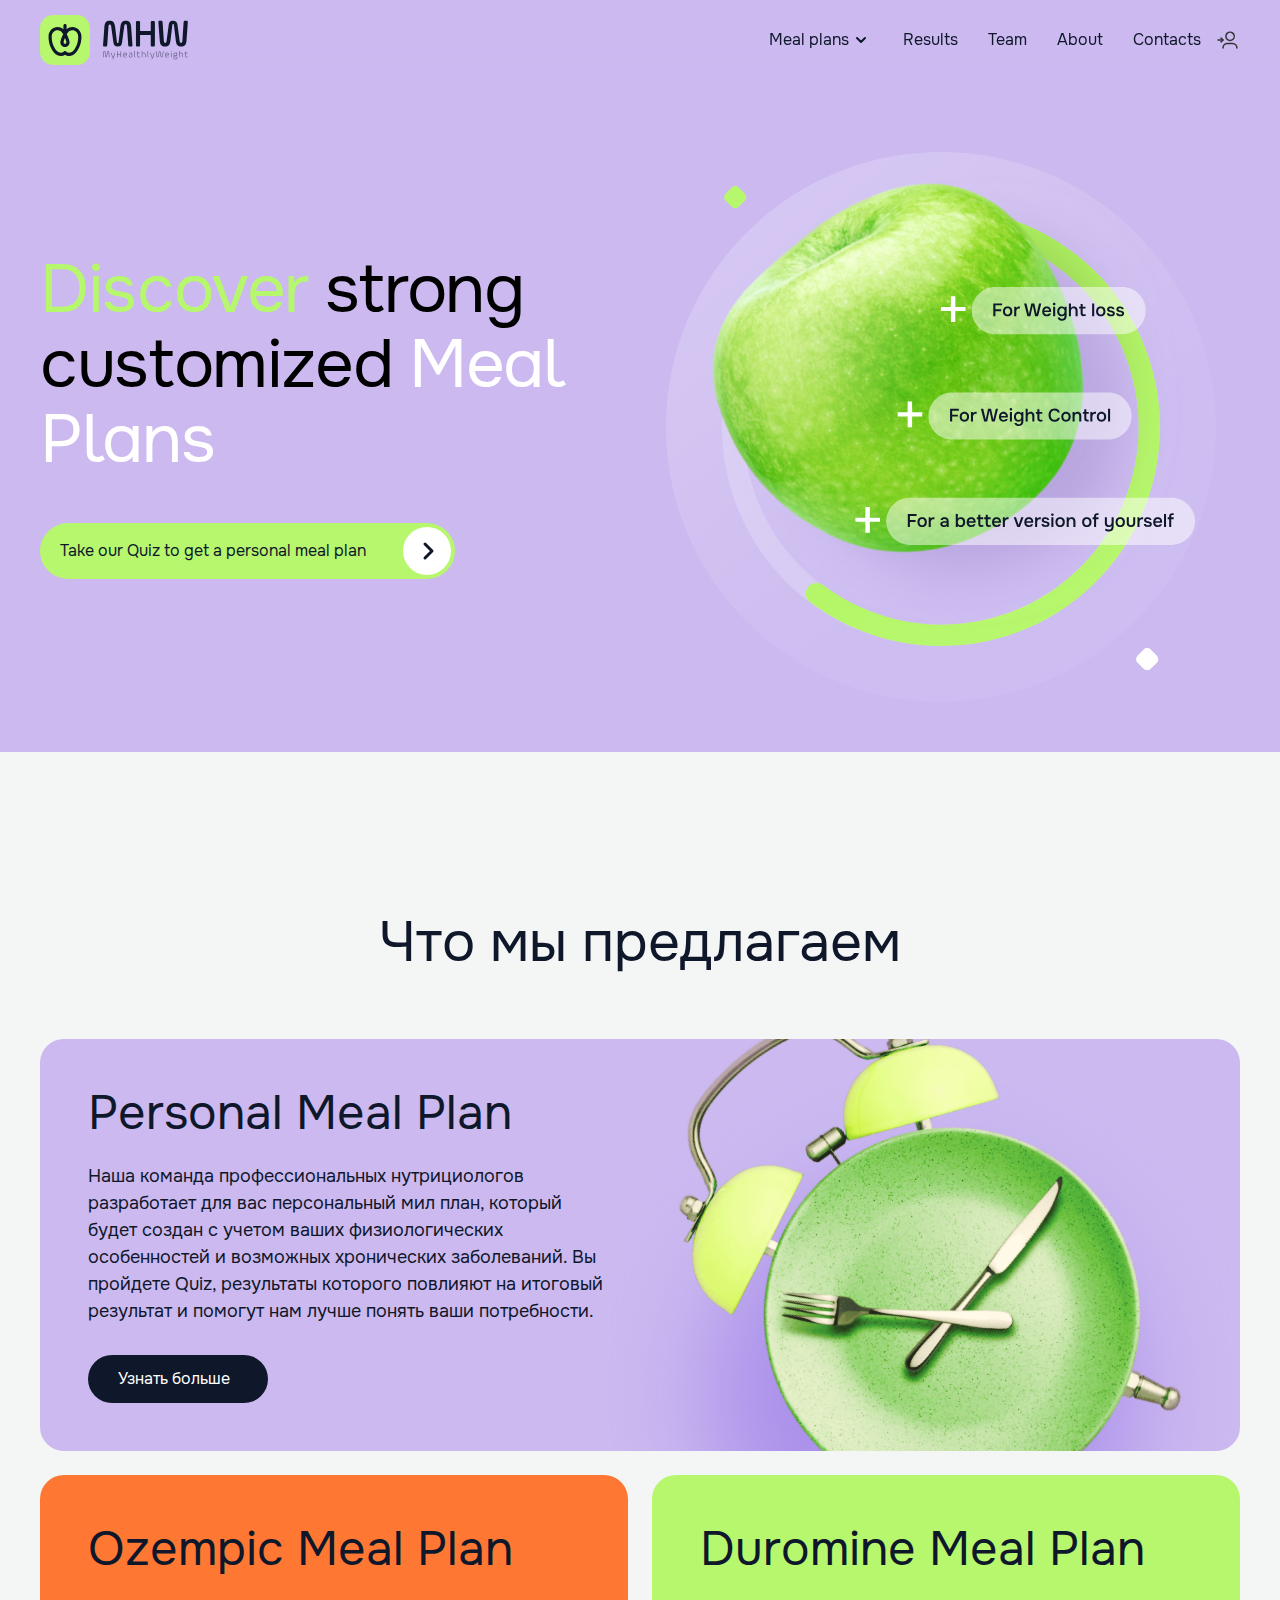
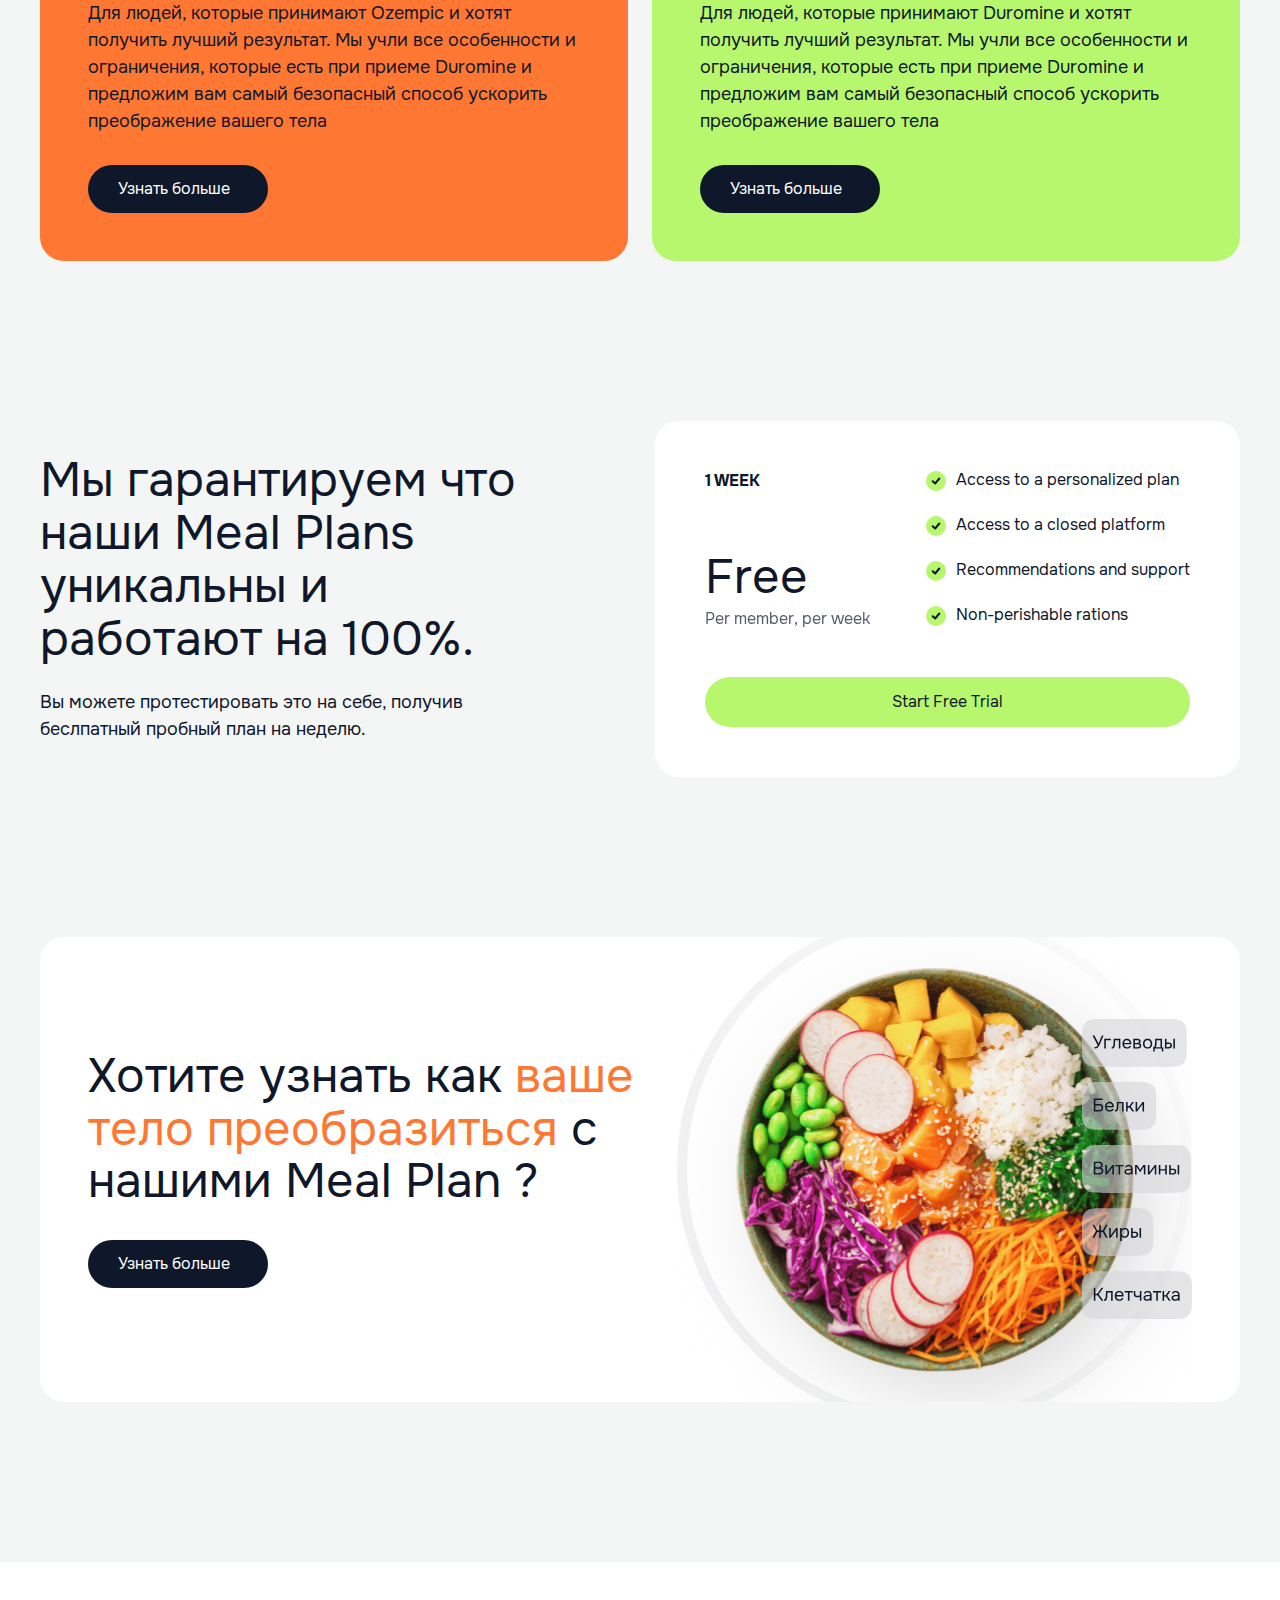
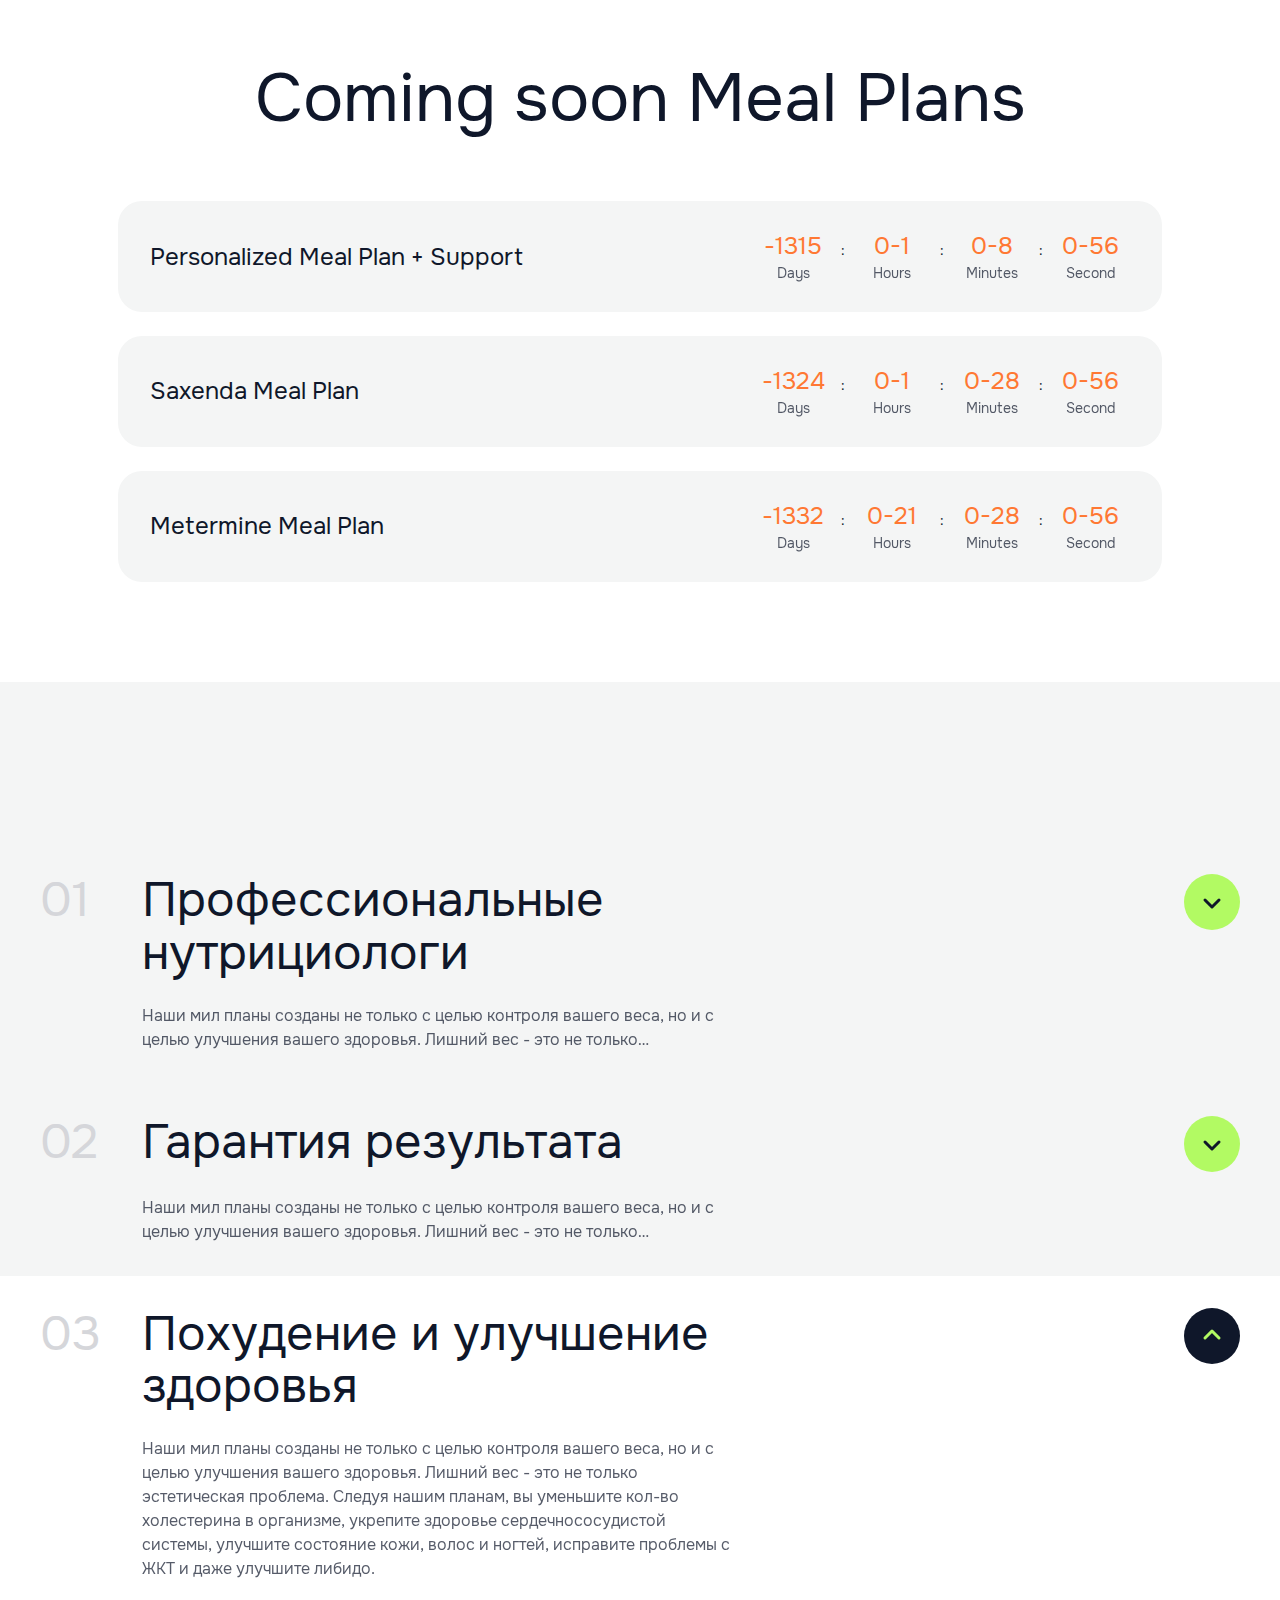
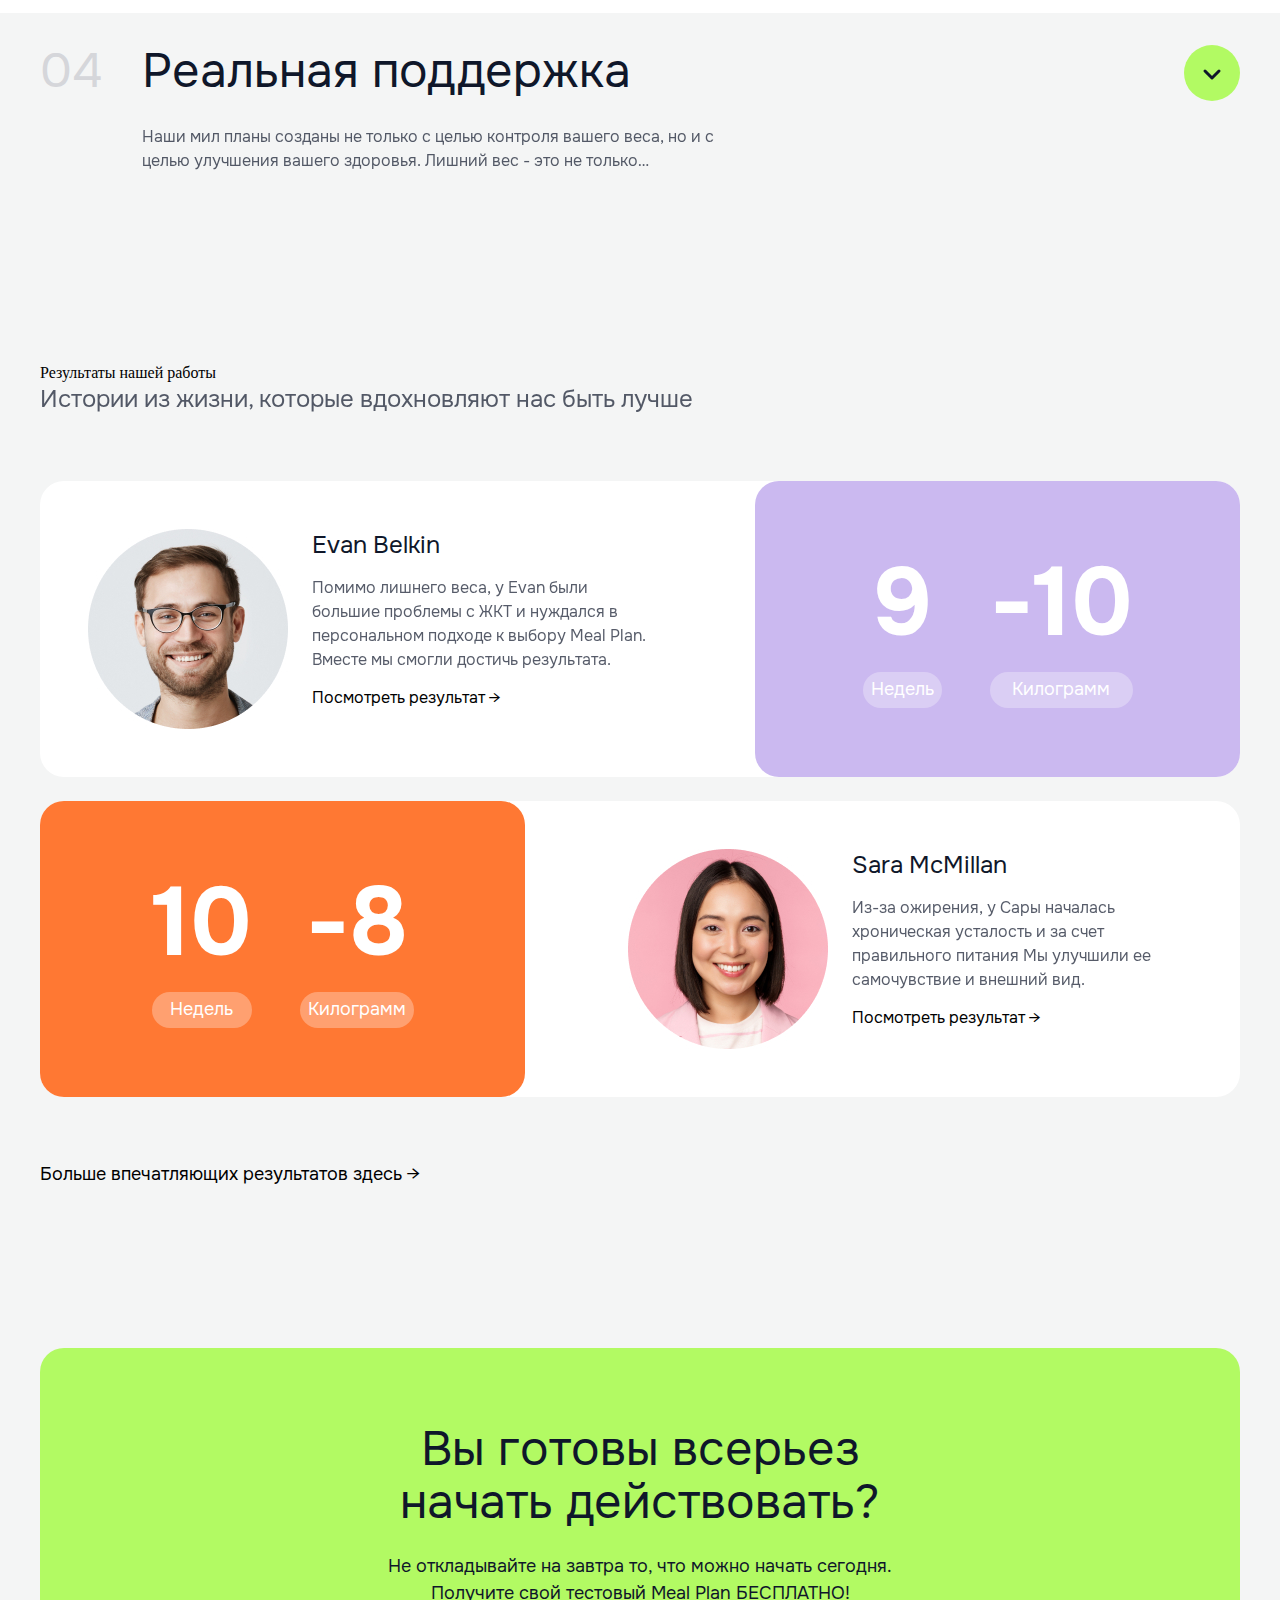
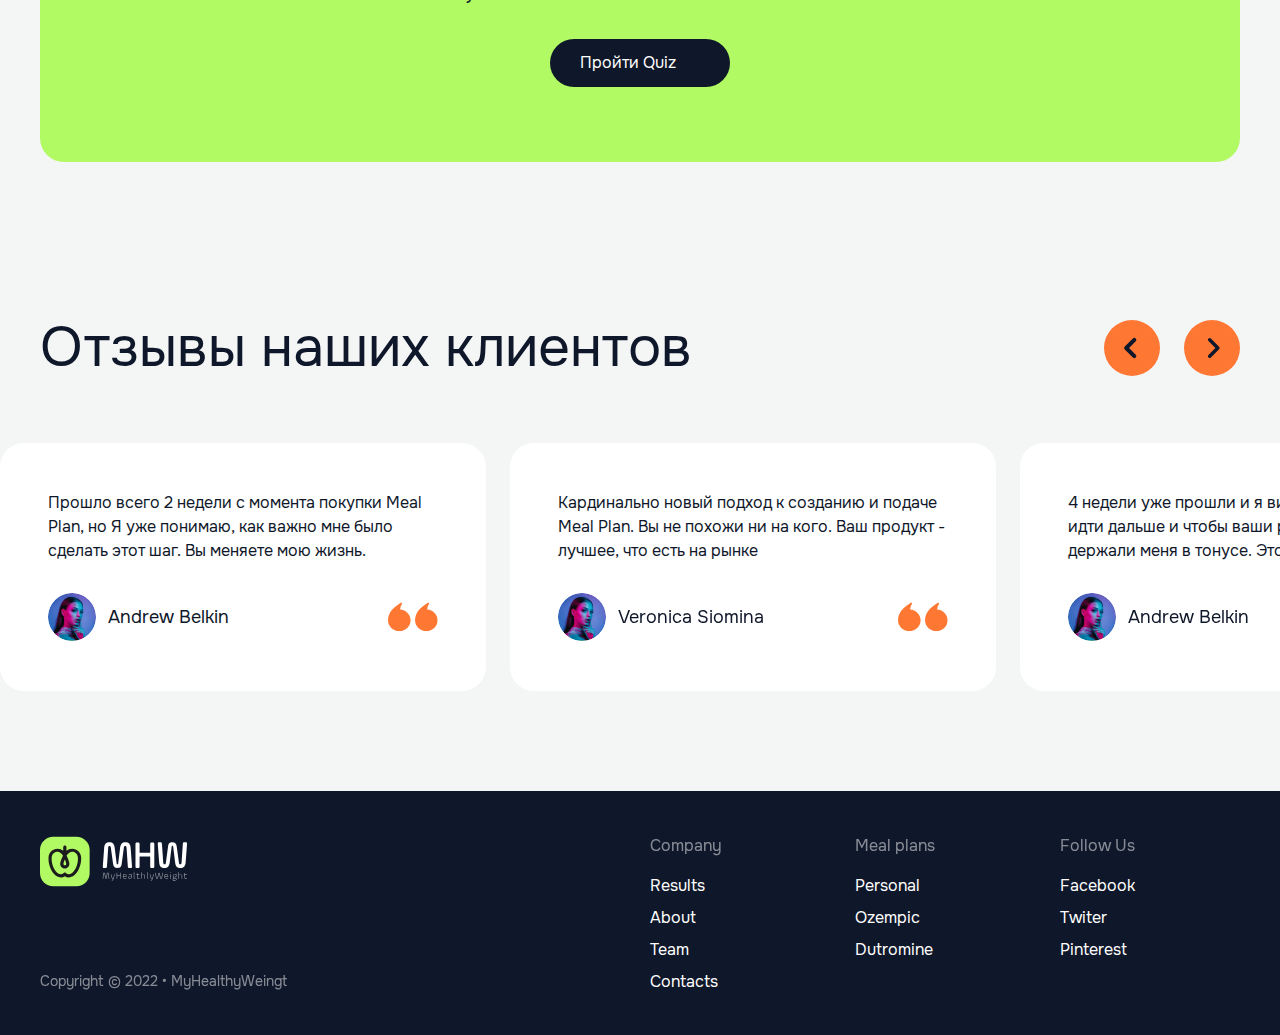
<file: index.html>
<!DOCTYPE html>
<html lang="en">
<head>
    <meta charset="UTF-8">
    <meta name="viewport" content="width=device-width, initial-scale=1.0" />
    <title>Title</title>
    <link rel="stylesheet" href="./font-awesome-4.7.0/css/font-awesome.min.css">
    <link href="css/reset.css" rel="stylesheet">
    <link href="libs/Swiper/swiper-bundle.min.css" rel="stylesheet">
    <link href="css/home.css" rel="stylesheet">
</head>
<body>
<header>
    <div class="wrapper">
        <img src="images/Logo.svg" alt="" class="logo_header">
        <div class="menu">
            <ul class="parent">
                <li class="parentli">
                    <div class="li_noa">
                        <span>Meal plans</span>
                        <img src="images/Arrow.svg" alt="" class="arrow">
                    </div>
                    <ul class="child">
                        <li>
                            <a href="#">
                                <span>Personal Meal Plan</span>
                            </a>
                        </li>
                        <li>
                            <a href="#">
                                <span>Ozempic Meal Plan</span>
                            </a>
                        </li>
                        <li>
                            <a href="#">
                                <span>Duromine Meal Plan</span>
                            </a>
                        </li>
                    </ul>
                </li>
                <li>
                    <a href="#">
                        <span>Results</span>
                    </a>
                </li>
                <li>
                    <a href="#">
                        <span>Team</span>
                    </a>
                </li>
                <li>
                    <a href="#">
                        <span>About</span>
                    </a>
                </li>
                <li>
                    <a href="#">
                        <span>Contacts</span>
                    </a>
                </li>
            </ul>
            <a href="https://mhw.support/" class="link_support">
                <svg width="24" height="24" viewBox="0 0 24 24" fill="none" xmlns="http://www.w3.org/2000/svg">
                    <path d="M7 20C7 17.5 9 15.6 11.4 15.6H16.5C19 15.6 20.9 17.6 20.9 20" stroke="#323232" stroke-width="1.5" stroke-linecap="round" stroke-linejoin="round"/>
                    <path d="M17 5.4C18.6 7 18.6 9.7 17 11.3C15.4 12.9 12.7 12.9 11.1 11.3C9.49999 9.7 9.49999 7 11.1 5.4C12.7 3.8 15.3 3.8 17 5.4" stroke="#323232" stroke-width="1.5" stroke-linecap="round" stroke-linejoin="round"/>
                    <path d="M2 12H7" stroke="#323232" stroke-width="1.5" stroke-linecap="round" stroke-linejoin="round"/>
                    <path d="M5 14L7 12L5 10" stroke="#323232" stroke-width="1.5" stroke-linecap="round" stroke-linejoin="round"/>
                </svg>
            </a>
            <style>
                .menu {
                    display: -webkit-flex;
                    display: -moz-flex;
                    display: -ms-flex;
                    display: flex;
                }
                .link_support {
                    display: -webkit-flex;
                    display: -moz-flex;
                    display: -ms-flex;
                    display: flex;
                    -webkit-align-items: center;
                    align-items: center;
                    -webkit-justify-content: center;
                    justify-content: center;
                    margin-left: 15px;
                }
                .link_support svg {
                    display: block;
                    width: 24px;
                    height: 24px;
                }
                @media (max-width: 768px) {
                    .menu {
                        -webkit-flex-direction: column;
                        -ms-flex-direction: column;
                        flex-direction: column;
                    }
                }
            </style>
        </div>
        <div class="mobile_menu_point">
            <img src="images/More-vertical.svg" alt="">
        </div>
        <div class="mobile_menu_close">
            <img src="images/Close.svg" alt="">
        </div>
    </div>
</header>
<section class="mobile_menu">
    <ul class="parent">
        <li class="parentli">
            <div class="li_noa">
                <span>Meal plans</span>
                <img src="images/Arrow.svg" alt="" class="arrow">
            </div>
            <ul class="child">
                <li>
                    <a href="#">
                        <span>Personal Meal Plan</span>
                    </a>
                </li>
                <li>
                    <a href="#">
                        <span>Ozempic Meal Plan</span>
                    </a>
                </li>
                <li>
                    <a href="#">
                        <span>Duromine Meal Plan</span>
                    </a>
                </li>
            </ul>
        </li>
        <li>
            <a href="#">
                <span>Results</span>
            </a>
        </li>
        <li>
            <a href="#">
                <span>Team</span>
            </a>
        </li>
        <li>
            <a href="#">
                <span>About</span>
            </a>
        </li>
        <li>
            <a href="#">
                <span>Contacts</span>
            </a>
        </li>
    </ul>
</section>
<section class="top_home">
    <div class="wrapper">
        <div class="top_home_left">
            <h1 class="home_title">
                <span class="green">Discover</span> <span class="black">strong customized</span> Meal Plans
            </h1>
            <div class="img_section_inh">
                <img src="images/items.svg" alt="" class="img_li">
            </div>
            <a href="#" class="link_next_page">
                <span>Take our Quiz to get a personal meal plan</span>
                <div class="circle">
                    <img src="images/chevron-right.svg" alt="" class="next_img">
                </div>
            </a>
        </div>
        <div class="img_section">
            <img src="images/items.svg" alt="" class="img_li">
        </div>
    </div>
</section>
<section class="home_offer">
    <div class="wrapper">
        <div class="offer_title">Что мы предлагаем</div>
        <div class="offer_top">
            <div class="offer_top_content">
                <div class="offer_top_title">Personal Meal Plan</div>
                <div class="offer_top_description">
                    Наша команда профессиональных нутрициологов разработает для вас персональный мил план, который
                    будет создан с учетом ваших физиологических особенностей и возможных хронических заболеваний.
                    Вы пройдете Quiz, результаты которого повлияют на итоговый результат и помогут нам лучше понять
                    ваши потребности.
                </div>
                <a href="#" class="link">Узнать больше</a>
            </div>
        </div>
        <div class="offer_items">
            <div class="offer_item">
                <div class="offer_item_content">
                    <div class="offer_item_title">Ozempic Meal Plan</div>
                    <div class="offer_item_description">
                        Для людей, которые принимают Ozempic и хотят получить лучший результат. Мы учли все особенности
                        и ограничения, которые есть при приеме Duromine и предложим вам самый безопасный способ
                        ускорить преображение вашего тела
                    </div>
                    <a href="#" class="link">Узнать больше</a>
                </div>
            </div>
            <div class="offer_item">
                <div class="offer_item_content">
                    <div class="offer_item_title">Duromine Meal Plan</div>
                    <div class="offer_item_description">
                        Для людей, которые принимают Duromine и хотят получить лучший результат. Мы учли все
                        особенности и ограничения, которые есть при приеме Duromine и предложим вам самый безопасный
                        способ ускорить преображение вашего тела
                    </div>
                    <a href="#" class="link">Узнать больше</a>
                </div>
            </div>
        </div>
    </div>
</section>
<section class="home_you">
    <div class="wrapper">
        <div class="left_you">
            <div class="you_title">Мы гарантируем что наши Meal Plans уникальны и работают на 100%. </div>
            <div class="you_description">Вы можете протестировать это на себе, получив беслпатный пробный план на неделю.</div>
        </div>
        <div class="right_you">
            <div class="right_you_top">
                <div class="right_you_option">
                    <div class="right_you_option_week">1 week</div>
                    <div class="right_you_option_title">Free</div>
                    <div class="right_you_option_descr">Per member, per week</div>
                </div>
                <div class="right_you_items">
                    <div class="right_you_item">
                        <div class="right_you_item_check">
                            <img src="images/Check_circle.svg" alt="" class="check">
                        </div>
                        <div class="right_you_item_desc">Access to a personalized plan</div>
                    </div>
                    <div class="right_you_item">
                        <div class="right_you_item_check">
                            <img src="images/Check_circle.svg" alt="" class="check">
                        </div>
                        <div class="right_you_item_desc">Access to a closed platform</div>
                    </div>
                    <div class="right_you_item">
                        <div class="right_you_item_check">
                            <img src="images/Check_circle.svg" alt="" class="check">
                        </div>
                        <div class="right_you_item_desc">Recommendations and support</div>
                    </div>
                    <div class="right_you_item">
                        <div class="right_you_item_check">
                            <img src="images/Check_circle.svg" alt="" class="check">
                        </div>
                        <div class="right_you_item_desc">Non-perishable rations</div>
                    </div>
                </div>
            </div>
            <a href="#" class="right_you_link">Start Free Trial</a>
        </div>
    </div>
</section>
<section class="home_meal">
    <div class="wrapper">
        <div class="home_meal_left">
            <div class="home_meal_title">
                Хотите узнать как <span class="yellow">ваше тело преобразиться</span>
                с нашими Meal Plan ?
            </div>
            <div class="home_meal_img_inh">
                <img src="images/items_plan.svg" alt="">
            </div>
            <a href="#" class="link">Узнать больше</a>
        </div>
        <div class="home_meal_img">
            <img src="images/items_plan.svg" alt="">
        </div>
    </div>
</section>
<!--data-time = Временная метка редстоящего события формате date("Y-m-d H:i:s"); -->
<section class="home_coming">
    <div class="wrapper">
        <div class="home_coming_title">
            Coming soon Meal Plans
        </div>
        <div class="home_coming_items">
            <div class="home_coming_item">
                <div class="home_coming_item_title" data-time="2022-12-19 12:20:00">Personalized Meal Plan + Support</div>
                <div class="home_coming_item_date">
                    <div class="home_coming_item_data">
                        <div class="home_coming_item_data_number day">0</div>
                        <div class="home_coming_item_data_title">Days</div>
                    </div>
                    <div class="separator">:</div>
                    <div class="home_coming_item_data">
                        <div class="home_coming_item_data_number hour">0</div>
                        <div class="home_coming_item_data_title">Hours</div>
                    </div>
                    <div class="separator">:</div>
                    <div class="home_coming_item_data">
                        <div class="home_coming_item_data_number minute">0</div>
                        <div class="home_coming_item_data_title">Minutes</div>
                    </div>
                    <div class="separator">:</div>
                    <div class="home_coming_item_data">
                        <div class="home_coming_item_data_number second">0</div>
                        <div class="home_coming_item_data_title">Second</div>
                    </div>
                </div>
            </div>
            <div class="home_coming_item">
                <div class="home_coming_item_title" data-time="2022-12-10 12:00:00">Saxenda Meal Plan</div>
                <div class="home_coming_item_date">
                    <div class="home_coming_item_data">
                        <div class="home_coming_item_data_number day">0</div>
                        <div class="home_coming_item_data_title">Days</div>
                    </div>
                    <div class="separator">:</div>
                    <div class="home_coming_item_data">
                        <div class="home_coming_item_data_number hour">0</div>
                        <div class="home_coming_item_data_title">Hours</div>
                    </div>
                    <div class="separator">:</div>
                    <div class="home_coming_item_data">
                        <div class="home_coming_item_data_number minute">0</div>
                        <div class="home_coming_item_data_title">Minutes</div>
                    </div>
                    <div class="separator">:</div>
                    <div class="home_coming_item_data">
                        <div class="home_coming_item_data_number second">0</div>
                        <div class="home_coming_item_data_title">Second</div>
                    </div>
                </div>
            </div>
            <div class="home_coming_item">
                <div class="home_coming_item_title" data-time="2022-12-01 16:00:00">Metermine Meal Plan</div>
                <div class="home_coming_item_date">
                    <div class="home_coming_item_data">
                        <div class="home_coming_item_data_number day">0</div>
                        <div class="home_coming_item_data_title">Days</div>
                    </div>
                    <div class="separator">:</div>
                    <div class="home_coming_item_data">
                        <div class="home_coming_item_data_number hour">0</div>
                        <div class="home_coming_item_data_title">Hours</div>
                    </div>
                    <div class="separator">:</div>
                    <div class="home_coming_item_data">
                        <div class="home_coming_item_data_number minute">0</div>
                        <div class="home_coming_item_data_title">Minutes</div>
                    </div>
                    <div class="separator">:</div>
                    <div class="home_coming_item_data">
                        <div class="home_coming_item_data_number second">0</div>
                        <div class="home_coming_item_data_title">Second</div>
                    </div>
                </div>
            </div>
        </div>
    </div>
</section>
<section class="accordion">
    <div class="accordion_item">
        <div class="wrapper">
            <div class="accordion_item_top">
                <div class="accordion_item_number">01</div>
                <div class="accordion_item_title">Профессиональные нутрициологи</div>
                <div class="accordion_item_arrow">
                    <svg width="24" height="24" viewBox="0 0 24 24" fill="none" xmlns="http://www.w3.org/2000/svg">
                        <path d="M10 19L17 12L10 5" stroke="#0F172A" stroke-width="3" stroke-linecap="round" stroke-linejoin="round"/>
                    </svg>
                </div>
            </div>
            <div class="accordion_item_content">
                Наши мил планы созданы не только с целью контроля вашего веса, но и с целью улучшения вашего здоровья.
                Лишний вес - это не только эстетическая проблема. Следуя нашим планам, вы уменьшите кол-во холестерина
                в организме, укрепите здоровье сердечнососудистой системы, улучшите состояние кожи, волос и ногтей,
                исправите проблемы с ЖКТ и даже улучшите либидо.
            </div>
        </div>
    </div>
    <div class="accordion_item">
        <div class="wrapper">
            <div class="accordion_item_top">
                <div class="accordion_item_number">02</div>
                <div class="accordion_item_title">Гарантия результата</div>
                <div class="accordion_item_arrow">
                    <svg width="24" height="24" viewBox="0 0 24 24" fill="none" xmlns="http://www.w3.org/2000/svg">
                        <path d="M10 19L17 12L10 5" stroke="#0F172A" stroke-width="3" stroke-linecap="round" stroke-linejoin="round"/>
                    </svg>
                </div>
            </div>
            <div class="accordion_item_content">
                Наши мил планы созданы не только с целью контроля вашего веса, но и с целью улучшения вашего здоровья.
                Лишний вес - это не только эстетическая проблема. Следуя нашим планам, вы уменьшите кол-во холестерина
                в организме, укрепите здоровье сердечнососудистой системы, улучшите состояние кожи, волос и ногтей,
                исправите проблемы с ЖКТ и даже улучшите либидо.
            </div>
        </div>
    </div>
    <div class="accordion_item active">
        <div class="wrapper">
            <div class="accordion_item_top">
                <div class="accordion_item_number">03</div>
                <div class="accordion_item_title">Похудение и улучшение здоровья</div>
                <div class="accordion_item_arrow">
                    <svg width="24" height="24" viewBox="0 0 24 24" fill="none" xmlns="http://www.w3.org/2000/svg">
                        <path d="M10 19L17 12L10 5" stroke="#0F172A" stroke-width="3" stroke-linecap="round" stroke-linejoin="round"/>
                    </svg>
                </div>
            </div>
            <div class="accordion_item_content">
                Наши мил планы созданы не только с целью контроля вашего веса, но и с целью улучшения вашего здоровья.
                Лишний вес - это не только эстетическая проблема. Следуя нашим планам, вы уменьшите кол-во холестерина
                в организме, укрепите здоровье сердечнососудистой системы, улучшите состояние кожи, волос и ногтей,
                исправите проблемы с ЖКТ и даже улучшите либидо.
            </div>
        </div>
    </div>
    <div class="accordion_item">
        <div class="wrapper">
            <div class="accordion_item_top">
                <div class="accordion_item_number">04</div>
                <div class="accordion_item_title">Реальная поддержка</div>
                <div class="accordion_item_arrow">
                    <svg width="24" height="24" viewBox="0 0 24 24" fill="none" xmlns="http://www.w3.org/2000/svg">
                        <path d="M10 19L17 12L10 5" stroke="#0F172A" stroke-width="3" stroke-linecap="round" stroke-linejoin="round"/>
                    </svg>
                </div>
            </div>
            <div class="accordion_item_content">
                Наши мил планы созданы не только с целью контроля вашего веса, но и с целью улучшения вашего здоровья.
                Лишний вес - это не только эстетическая проблема. Следуя нашим планам, вы уменьшите кол-во холестерина
                в организме, укрепите здоровье сердечнососудистой системы, улучшите состояние кожи, волос и ногтей,
                исправите проблемы с ЖКТ и даже улучшите либидо.
            </div>
        </div>
    </div>
</section>
<section class="result">
    <div class="wrapper">
        <div class="result_title">Результаты нашей работы</div>
        <div class="result_description">Истории из жизни, которые вдохновляют нас быть лучше</div>
        <div class="result_items">
            <div class="result_item">
                <div class="result_info">
                    <img src="images/Evan-Belkin.jpg" alt="" class="result_img">
                    <div class="result_info_content">
                        <div class="result_info_title">Evan Belkin</div>
                        <div class="result_info_descr">
                            Помимо лишнего веса, у Evan были большие проблемы с ЖКТ и нуждался в персональном подходе к
                            выбору Meal Plan. Вместе мы смогли достичь результата.
                        </div>
                        <a href="#" class="result_info_link">Посмотреть результат →</a>
                    </div>
                </div>
                <div class="result_item_date">
                    <div class="result_item_date_week">
                        <div class="result_item_date_week_numb">9</div>
                        <div class="result_item_date_week_desc">Недель</div>
                    </div>
                    <div class="result_item_date_kg">
                        <div class="result_item_date_kg_numb">-10</div>
                        <div class="result_item_date_kg_descr">Килограмм</div>
                    </div>
                </div>
            </div>
            <div class="result_item result_item_child">
                <div class="result_item_date">
                    <div class="result_item_date_week">
                        <div class="result_item_date_week_numb">10</div>
                        <div class="result_item_date_week_desc">Недель</div>
                    </div>
                    <div class="result_item_date_kg">
                        <div class="result_item_date_kg_numb">-8</div>
                        <div class="result_item_date_kg_descr">Килограмм</div>
                    </div>
                </div>
                <div class="result_info">
                    <img src="images/Sara-McMillan.jpg" alt="" class="result_img">
                    <div class="result_info_content">
                        <div class="result_info_title">Sara McMillan</div>
                        <div class="result_info_descr">
                            Из-за ожирения, у Сары началась хроническая усталость и за счет правильного питания Мы
                            улучшили ее самочувствие и внешний вид.
                        </div>
                        <a href="#" class="result_info_link">Посмотреть результат →</a>
                    </div>
                </div>
            </div>
            <a href="#" class="moore_result">Больше впечатляющих результатов здесь →</a>
        </div>
    </div>
</section>
<section class="ready_earnest">
    <div class="wrapper">
        <div class="ready_earnest_content">
            <div class="ready_earnest_title">Вы готовы всерьез начать действовать? </div>
            <div class="ready_earnest_description">
                Не откладывайте на завтра то, что можно начать сегодня. Получите свой тестовый Meal Plan БЕСПЛАТНО!
            </div>
            <a href="#" class="ready_earnest_link">Пройти Quiz</a>
        </div>
    </div>
</section>
<section class="slider_block">
    <div class="wrapper">
        <div class="slider_block_title">
            Отзывы наших клиентов
        </div>
        <div class="slider_block_options">
            <div class="slider_left button_slider">
                <svg width="28" height="28" viewBox="0 0 28 28" fill="none" xmlns="http://www.w3.org/2000/svg">
                    <path d="M16.3346 22.1666L8.16797 13.9999L16.3346 5.83325" stroke="#0F172A" stroke-width="4" stroke-linecap="round" stroke-linejoin="round"/>
                </svg>
            </div>
            <div class="slider_right button_slider">
                <svg width="24" height="24" viewBox="0 0 24 24" fill="none" xmlns="http://www.w3.org/2000/svg">
                    <path d="M10 19L17 12L10 5" stroke="#0F172A" stroke-width="3" stroke-linecap="round" stroke-linejoin="round"/>
                </svg>
            </div>
        </div>
    </div>
    <div class="swiper slider">
        <div class="swiper-wrapper">
            <div class="swiper-slide">
                <div class="content">
                    <div class="content_description">
                        Прошло всего 2 недели с момента покупки Meal Plan, но Я уже понимаю, как важно мне было сделать
                        этот шаг. Вы меняете мою жизнь.
                    </div>
                    <div class="content_bottom">
                        <img src="images/Andrew-Belkin.jpg" alt="" class="content_img">
                        <div class="content_name">
                            <span>Andrew Belkin</span>
                            <svg width="47" height="28" viewBox="0 0 47 28" fill="none" xmlns="http://www.w3.org/2000/svg">
                                <g clip-path="url(#clip0_301_2197)">
                                    <path fill-rule="evenodd" clip-rule="evenodd" d="M36.0452 27.5C30.174 27.5 25.4141 22.9225 25.4141 17.2747C25.4141 9.25925 31.1385 4.68651 37.3739 0.638742C38.0827 0.179556 38.9628 0.947259 38.5549 1.67072C37.5767 3.41061 36.904 5.20071 36.7386 7.07095C42.2866 7.41533 46.6749 11.8517 46.6749 17.2747C46.6749 22.9225 41.9151 27.5 36.0452 27.5Z" fill="#FF7833"/>
                                    <path fill-rule="evenodd" clip-rule="evenodd" d="M10.6298 27.5C4.75986 27.5 0 22.9225 0 17.2747C0 9.25925 5.72327 4.68651 11.9587 0.638742C12.6673 0.179556 13.5474 0.947259 13.1409 1.67072C12.1625 3.41061 11.4888 5.20071 11.3247 7.07095C16.8714 7.41533 21.2608 11.8517 21.2608 17.2747C21.2608 22.9225 16.501 27.5 10.6298 27.5Z" fill="#FF7833"/>
                                </g>
                                <defs>
                                    <clipPath id="clip0_301_2197">
                                        <rect width="46.7308" height="27" fill="white" transform="translate(0 0.5)"/>
                                    </clipPath>
                                </defs>
                            </svg>
                        </div>
                    </div>
                </div>
            </div>
            <div class="swiper-slide">
                <div class="content">
                    <div class="content_description">
                        Кардинально новый подход к созданию и подаче Meal Plan. Вы не похожи ни на кого.
                        Ваш продукт - лучшее, что есть на рынке
                    </div>
                    <div class="content_bottom">
                        <img src="images/Andrew-Belkin.jpg" alt="" class="content_img">
                        <div class="content_name">
                            <span>Veronica Siomina</span>
                            <svg width="47" height="28" viewBox="0 0 47 28" fill="none" xmlns="http://www.w3.org/2000/svg">
                                <g clip-path="url(#clip0_301_2197)">
                                    <path fill-rule="evenodd" clip-rule="evenodd" d="M36.0452 27.5C30.174 27.5 25.4141 22.9225 25.4141 17.2747C25.4141 9.25925 31.1385 4.68651 37.3739 0.638742C38.0827 0.179556 38.9628 0.947259 38.5549 1.67072C37.5767 3.41061 36.904 5.20071 36.7386 7.07095C42.2866 7.41533 46.6749 11.8517 46.6749 17.2747C46.6749 22.9225 41.9151 27.5 36.0452 27.5Z" fill="#FF7833"/>
                                    <path fill-rule="evenodd" clip-rule="evenodd" d="M10.6298 27.5C4.75986 27.5 0 22.9225 0 17.2747C0 9.25925 5.72327 4.68651 11.9587 0.638742C12.6673 0.179556 13.5474 0.947259 13.1409 1.67072C12.1625 3.41061 11.4888 5.20071 11.3247 7.07095C16.8714 7.41533 21.2608 11.8517 21.2608 17.2747C21.2608 22.9225 16.501 27.5 10.6298 27.5Z" fill="#FF7833"/>
                                </g>
                                <defs>
                                    <clipPath id="clip0_301_2197">
                                        <rect width="46.7308" height="27" fill="white" transform="translate(0 0.5)"/>
                                    </clipPath>
                                </defs>
                            </svg>
                        </div>
                    </div>
                </div>
            </div>
            <div class="swiper-slide">
                <div class="content">
                    <div class="content_description">
                        4 недели уже прошли и я вижу результат. Я хочу идти дальше и чтобы ваши рекомендации держали
                        меня в тонусе. Это очень помогает
                    </div>
                    <div class="content_bottom">
                        <img src="images/Andrew-Belkin.jpg" alt="" class="content_img">
                        <div class="content_name">
                            <span>Andrew Belkin</span>
                            <svg width="47" height="28" viewBox="0 0 47 28" fill="none" xmlns="http://www.w3.org/2000/svg">
                                <g clip-path="url(#clip0_301_2197)">
                                    <path fill-rule="evenodd" clip-rule="evenodd" d="M36.0452 27.5C30.174 27.5 25.4141 22.9225 25.4141 17.2747C25.4141 9.25925 31.1385 4.68651 37.3739 0.638742C38.0827 0.179556 38.9628 0.947259 38.5549 1.67072C37.5767 3.41061 36.904 5.20071 36.7386 7.07095C42.2866 7.41533 46.6749 11.8517 46.6749 17.2747C46.6749 22.9225 41.9151 27.5 36.0452 27.5Z" fill="#FF7833"/>
                                    <path fill-rule="evenodd" clip-rule="evenodd" d="M10.6298 27.5C4.75986 27.5 0 22.9225 0 17.2747C0 9.25925 5.72327 4.68651 11.9587 0.638742C12.6673 0.179556 13.5474 0.947259 13.1409 1.67072C12.1625 3.41061 11.4888 5.20071 11.3247 7.07095C16.8714 7.41533 21.2608 11.8517 21.2608 17.2747C21.2608 22.9225 16.501 27.5 10.6298 27.5Z" fill="#FF7833"/>
                                </g>
                                <defs>
                                    <clipPath id="clip0_301_2197">
                                        <rect width="46.7308" height="27" fill="white" transform="translate(0 0.5)"/>
                                    </clipPath>
                                </defs>
                            </svg>
                        </div>
                    </div>
                </div>
            </div>
            <div class="swiper-slide">
                <div class="content">
                    <div class="content_description">
                        Прошло всего 2 недели с момента покупки Meal Plan, но Я уже понимаю, как важно мне было сделать
                        этот шаг. Вы меняете мою жизнь.
                    </div>
                    <div class="content_bottom">
                        <img src="images/Andrew-Belkin.jpg" alt="" class="content_img">
                        <div class="content_name">
                            <span>Veronica Siomina</span>
                            <svg width="47" height="28" viewBox="0 0 47 28" fill="none" xmlns="http://www.w3.org/2000/svg">
                                <g clip-path="url(#clip0_301_2197)">
                                    <path fill-rule="evenodd" clip-rule="evenodd" d="M36.0452 27.5C30.174 27.5 25.4141 22.9225 25.4141 17.2747C25.4141 9.25925 31.1385 4.68651 37.3739 0.638742C38.0827 0.179556 38.9628 0.947259 38.5549 1.67072C37.5767 3.41061 36.904 5.20071 36.7386 7.07095C42.2866 7.41533 46.6749 11.8517 46.6749 17.2747C46.6749 22.9225 41.9151 27.5 36.0452 27.5Z" fill="#FF7833"/>
                                    <path fill-rule="evenodd" clip-rule="evenodd" d="M10.6298 27.5C4.75986 27.5 0 22.9225 0 17.2747C0 9.25925 5.72327 4.68651 11.9587 0.638742C12.6673 0.179556 13.5474 0.947259 13.1409 1.67072C12.1625 3.41061 11.4888 5.20071 11.3247 7.07095C16.8714 7.41533 21.2608 11.8517 21.2608 17.2747C21.2608 22.9225 16.501 27.5 10.6298 27.5Z" fill="#FF7833"/>
                                </g>
                                <defs>
                                    <clipPath id="clip0_301_2197">
                                        <rect width="46.7308" height="27" fill="white" transform="translate(0 0.5)"/>
                                    </clipPath>
                                </defs>
                            </svg>
                        </div>
                    </div>
                </div>
            </div>
        </div>
    </div>
</section>
<footer>
    <div class="wrapper">
        <div class="footer_top">
            <img src="images/Logo-footer.svg" alt="" class="logo_footer">
            <div class="footer_menu">
                <div class="footer_menu_items">
                    <div class="footer_menu_title">Company</div>
                    <a href="#" class="footer_menu_item">Results</a>
                    <a href="#" class="footer_menu_item">About</a>
                    <a href="#" class="footer_menu_item">Team</a>
                    <a href="#" class="footer_menu_item">Contacts</a>
                </div>
                <div class="footer_menu_items">
                    <div class="footer_menu_title">Meal plans</div>
                    <a href="#" class="footer_menu_item">Personal</a>
                    <a href="#" class="footer_menu_item">Ozempic</a>
                    <a href="#" class="footer_menu_item">Dutromine</a>
                </div>
                <div class="footer_menu_items">
                    <div class="footer_menu_title">Follow Us</div>
                    <a href="#" class="footer_menu_item">Facebook</a>
                    <a href="#" class="footer_menu_item">Twiter</a>
                    <a href="#" class="footer_menu_item">Pinterest</a>
                </div>
            </div>
        </div>
        <div class="footer_description">Copyright © 2022 • MyHealthyWeingt</div>
    </div>
</footer>
<script type='text/javascript' src='libs/Swiper/swiper-bundle.min.js'></script>
<script type='text/javascript' src='js/mhv.js'></script>
</body>
</html>
</file>
<file: css/home.css>
@font-face {
  font-family: "Onest";
  src: url("../fonts/OnestLight1602-hint.woff") format("opentype");
  font-style: normal;
  font-weight: 300; }

@font-face {
  font-family: "Onest";
  src: url("../fonts/OnestRegular1602-hint.woff") format("opentype");
  font-style: normal;
  font-weight: 500; }

@font-face {
  font-family: "Onest";
  src: url("../fonts/OnestBold1602-hint.woff") format("opentype");
  font-style: normal;
  font-weight: 700; }

.wrapper {
  max-width: 1200px;
  width: 100%;
  margin: 0 auto; }

section, footer {
  padding-left: 24px;
  padding-right: 24px; }

.green {
  color: #B7F76D; }

.black {
  color: #000000; }

.yellow {
  color: #FF7833; }

body {
  background: #F4F5F5; }

header {
  position: fixed;
  width: 100%;
  background: rgba(255, 255, 255, 0.01);
  backdrop-filter: blur(20px);
  z-index: 9; }
  header .wrapper {
    display: -webkit-flex;
    display: -moz-flex;
    display: -ms-flex;
    display: flex;
    -webkit-align-items: center;
    align-items: center;
    -webkit-justify-content: space-between;
    justify-content: space-between;
    padding: 15px 24px; }
    header .wrapper .logo_header {
      display: block;
      max-width: 148px;
      width: 100%;
      height: auto;
      margin-right: 15px; }
    header .wrapper .menu .parent {
      display: -webkit-flex;
      display: -moz-flex;
      display: -ms-flex;
      display: flex;
      -webkit-align-items: center;
      align-items: center;
      max-width: 455px;
      width: 100%; }
      header .wrapper .menu .parent li {
        margin-right: 30px; }
        header .wrapper .menu .parent li a {
          display: -webkit-flex;
          display: -moz-flex;
          display: -ms-flex;
          display: flex;
          -webkit-align-items: center;
          align-items: center;
          text-decoration: none; }
          header .wrapper .menu .parent li a span {
            font-family: "Onest", sans;
            font-style: normal;
            font-weight: 500;
            font-size: 16px;
            line-height: 20px;
            color: #0F172A;
            display: block; }
          header .wrapper .menu .parent li a .arrow {
            display: block;
            width: 24px;
            height: 24px; }
        header .wrapper .menu .parent li .li_noa {
          display: -webkit-flex;
          display: -moz-flex;
          display: -ms-flex;
          display: flex;
          -webkit-align-items: center;
          align-items: center;
          cursor: pointer; }
          header .wrapper .menu .parent li .li_noa span {
            font-family: "Onest", sans;
            font-style: normal;
            font-weight: 500;
            font-size: 16px;
            line-height: 20px;
            color: #0F172A;
            display: block; }
          header .wrapper .menu .parent li .li_noa .arrow {
            display: block;
            width: 24px;
            height: 24px; }
        header .wrapper .menu .parent li .child {
          display: none;
          position: absolute;
          padding: 0 0 12px 12px;
          border-radius: 15px;
          background: rgba(203, 185, 240, 0.1);
          backdrop-filter: blur(20px); }
          header .wrapper .menu .parent li .child li {
            margin-bottom: 34px; }
            header .wrapper .menu .parent li .child li a {
              display: -webkit-flex;
              display: -moz-flex;
              display: -ms-flex;
              display: flex;
              -webkit-align-items: center;
              align-items: center;
              text-decoration: none; }
              header .wrapper .menu .parent li .child li a span {
                font-family: "Onest", sans;
                font-style: normal;
                font-weight: 500;
                font-size: 16px;
                line-height: 20px;
                color: #0F172A;
                display: block; }
              header .wrapper .menu .parent li .child li a .arrow {
                display: block;
                width: 24px;
                height: 24px; }
          header .wrapper .menu .parent li .child li:last-child {
            margin-bottom: 0; }
          header .wrapper .menu .parent li .child li:first-child {
            margin-top: 34px; }
      header .wrapper .menu .parent li:last-child {
        margin-right: 0; }
      header .wrapper .menu .parent .active .li_noa .arrow {
        transform: rotate(-180deg); }
      header .wrapper .menu .parent .active .child {
        display: block; }
    header .wrapper .mobile_menu_point {
      display: none; }
    header .wrapper .mobile_menu_close {
      display: none;
      width: 24px;
      height: 24px;
      cursor: pointer; }
      header .wrapper .mobile_menu_close img {
        display: block; }
    @media (max-width: 1240px) {
      header .wrapper {
        padding: 15px 0; }
        header .wrapper .logo_header {
          margin-left: 24px; }
        header .wrapper .menu {
          margin-right: 24px; } }
    @media (max-width: 880px) {
      header .wrapper {
        padding: 15px 24px;
        width: auto; }
        header .wrapper .logo_header {
          margin-left: 0; }
        header .wrapper .menu {
          display: none; }
        header .wrapper .mobile_menu_point {
          display: block;
          width: 24px;
          height: 24px;
          cursor: pointer; }
          header .wrapper .mobile_menu_point img {
            display: block; }
        header .wrapper .close_active {
          display: block; } }
  @media (max-width: 880px) {
    header {
      position: relative;
      background: #cbb9f0; } }

.mobile_menu {
  display: none; }

.active_mm {
  display: block;
  position: absolute;
  width: 100%;
  height: 100vh;
  padding: 90px 0 0;
  background: #CBB9F0;
  z-index: 10; }
  .active_mm .parent {
    margin: 0 24px;
    display: -webkit-flex;
    display: -moz-flex;
    display: -ms-flex;
    display: flex;
    -webkit-flex-direction: column;
    -ms-flex-direction: column;
    flex-direction: column; }
    .active_mm .parent li {
      margin-bottom: 34px; }
      .active_mm .parent li a {
        display: -webkit-flex;
        display: -moz-flex;
        display: -ms-flex;
        display: flex;
        -webkit-align-items: center;
        align-items: center;
        text-decoration: none; }
        .active_mm .parent li a span {
          font-family: "Onest", sans;
          font-style: normal;
          font-weight: 500;
          font-size: 16px;
          line-height: 20px;
          color: #0F172A;
          display: block; }
        .active_mm .parent li a .arrow {
          display: block;
          width: 24px;
          height: 24px; }
      .active_mm .parent li .li_noa {
        display: -webkit-flex;
        display: -moz-flex;
        display: -ms-flex;
        display: flex;
        -webkit-align-items: center;
        align-items: center;
        cursor: pointer; }
        .active_mm .parent li .li_noa span {
          font-family: "Onest", sans;
          font-style: normal;
          font-weight: 500;
          font-size: 16px;
          line-height: 20px;
          color: #0F172A;
          display: block; }
        .active_mm .parent li .li_noa .arrow {
          display: block;
          width: 24px;
          height: 24px; }
      .active_mm .parent li .child {
        display: none;
        padding-left: 24px; }
        .active_mm .parent li .child li {
          margin-bottom: 34px; }
          .active_mm .parent li .child li a {
            display: -webkit-flex;
            display: -moz-flex;
            display: -ms-flex;
            display: flex;
            -webkit-align-items: center;
            align-items: center;
            text-decoration: none; }
            .active_mm .parent li .child li a span {
              font-family: "Onest", sans;
              font-style: normal;
              font-weight: 500;
              font-size: 16px;
              line-height: 20px;
              color: #0F172A;
              display: block; }
            .active_mm .parent li .child li a .arrow {
              display: block;
              width: 24px;
              height: 24px; }
        .active_mm .parent li .child li:last-child {
          margin-bottom: 0; }
        .active_mm .parent li .child li:first-child {
          margin-top: 34px; }
    .active_mm .parent li:last-child {
      margin-right: 0; }
    .active_mm .parent .active .li_noa .arrow {
      transform: rotate(-180deg); }
    .active_mm .parent .active .child {
      display: block; }

.top_home {
  background: #CBB9F0;
  padding-top: 130px;
  padding-bottom: 50px; }
  .top_home .wrapper {
    display: -webkit-flex;
    display: -moz-flex;
    display: -ms-flex;
    display: flex;
    -webkit-align-items: center;
    align-items: center;
    position: relative; }
    .top_home .wrapper .top_home_left {
      max-width: 650px;
      width: 100%; }
      .top_home .wrapper .top_home_left .home_title {
        font-family: "Onest", sans;
        font-style: normal;
        font-weight: 500;
        font-size: 68px;
        line-height: 110%;
        letter-spacing: -0.02em;
        font-feature-settings: 'ss02' on;
        margin-bottom: 45px;
        color: #FFFFFF; }
        @media (max-width: 1015px) {
          .top_home .wrapper .top_home_left .home_title {
            font-size: 58px; } }
        @media (max-width: 880px) {
          .top_home .wrapper .top_home_left .home_title {
            font-size: 53px; } }
        @media (max-width: 785px) {
          .top_home .wrapper .top_home_left .home_title {
            font-size: 47px; } }
      .top_home .wrapper .top_home_left .img_section_inh {
        display: none; }
      .top_home .wrapper .top_home_left .link_next_page {
        display: -webkit-flex;
        display: -moz-flex;
        display: -ms-flex;
        display: flex;
        -webkit-align-items: center;
        align-items: center;
        -webkit-justify-content: space-between;
        justify-content: space-between;
        text-decoration: none;
        padding: 4px 0;
        background: #B7F76D;
        border-radius: 100px;
        max-width: 415px;
        height: 48px; }
        .top_home .wrapper .top_home_left .link_next_page span {
          display: block;
          font-family: "Onest", sans;
          font-style: normal;
          font-weight: 500;
          font-size: 16px;
          line-height: 20px;
          text-align: center;
          color: #0F172A;
          padding: 0 20px; }
          @media (max-width: 880px) {
            .top_home .wrapper .top_home_left .link_next_page span {
              text-align: left; } }
        .top_home .wrapper .top_home_left .link_next_page .circle {
          display: -webkit-flex;
          display: -moz-flex;
          display: -ms-flex;
          display: flex;
          -webkit-align-items: center;
          align-items: center;
          -webkit-justify-content: center;
          justify-content: center;
          width: 48px;
          height: 48px;
          background: #FFFFFF;
          border-radius: 50%;
          margin-right: 4px; }
          .top_home .wrapper .top_home_left .link_next_page .circle .next_img {
            display: block;
            width: 24px;
            height: 24px; }
        @media (max-width: 785px) {
          .top_home .wrapper .top_home_left .link_next_page {
            max-width: 326px;
            height: 47px; }
            .top_home .wrapper .top_home_left .link_next_page span {
              max-width: 225px;
              margin: 0 24px;
              padding: 0; } }
    .top_home .wrapper .img_section {
      display: -webkit-flex;
      display: -moz-flex;
      display: -ms-flex;
      display: flex;
      -webkit-align-items: center;
      align-items: center;
      justify-content: flex-end;
      -webkit-justify-content: flex-end;
      max-width: 583px;
      width: 100%;
      height: 572px;
      background-image: url(../images/aple.svg);
      background-repeat: no-repeat;
      background-position: center center;
      background-size: contain; }
      .top_home .wrapper .img_section .img_li {
        display: block;
        max-width: 345px;
        width: 100%;
        height: auto;
        margin-right: 45px; }
      @media (max-width: 705px) {
        .top_home .wrapper .img_section {
          display: none; } }
    @media (max-width: 880px) {
      .top_home .wrapper .img_section {
        max-width: 350px;
        height: 350px; }
        .top_home .wrapper .img_section .img_li {
          max-width: 285px;
          margin-right: 30px; } }
    @media (max-width: 705px) {
      .top_home .wrapper .top_home_left .home_title {
        text-align: center;
        font-size: 42px;
        margin-bottom: 36px; }
      .top_home .wrapper .top_home_left .img_section_inh {
        display: -webkit-flex;
        display: -moz-flex;
        display: -ms-flex;
        display: flex;
        -webkit-align-items: center;
        align-items: center;
        margin-left: auto;
        margin-right: auto;
        justify-content: flex-end;
        -webkit-justify-content: flex-end;
        max-width: 328px;
        width: 100%;
        height: 328px;
        background-image: url(../images/aple.svg);
        background-repeat: no-repeat;
        background-position: center center;
        background-size: contain;
        margin-bottom: 36px; }
        .top_home .wrapper .top_home_left .img_section_inh .img_li {
          display: block;
          max-width: 245px;
          width: 100%;
          height: auto; }
      .top_home .wrapper .top_home_left .link_next_page {
        margin-left: auto;
        margin-right: auto; } }
  @media (max-width: 880px) {
    .top_home {
      padding-top: 70px; } }
  @media (max-width: 705px) {
    .top_home {
      padding-bottom: 70px; } }

.home_offer {
  padding-top: 160px; }
  .home_offer .wrapper .offer_title {
    font-family: "Onest", sans;
    font-style: normal;
    font-weight: 500;
    font-size: 56px;
    line-height: 110%;
    color: #0F172A;
    margin-bottom: 65px;
    text-align: center; }
    @media (max-width: 1200px) {
      .home_offer .wrapper .offer_title {
        font-size: 50px;
        margin-bottom: 60px; } }
    @media (max-width: 880px) {
      .home_offer .wrapper .offer_title {
        font-size: 40px;
        margin-bottom: 50px; } }
    @media (max-width: 550px) {
      .home_offer .wrapper .offer_title {
        font-size: 30px;
        margin-bottom: 40px; } }
  .home_offer .wrapper .offer_top {
    background-image: url(../images/Personal.svg);
    background-repeat: no-repeat;
    background-position: center center;
    background-size: cover;
    background-color: #CBB9F0;
    border-radius: 24px;
    max-height: 415px;
    padding: 48px;
    margin-bottom: 24px; }
    .home_offer .wrapper .offer_top .offer_top_content {
      max-width: 525px; }
      .home_offer .wrapper .offer_top .offer_top_content .offer_top_title {
        font-family: "Onest", sans;
        font-style: normal;
        font-weight: 500;
        font-size: 48px;
        line-height: 110%;
        color: #0F172A;
        margin-bottom: 24px; }
      .home_offer .wrapper .offer_top .offer_top_content .offer_top_description {
        font-family: "Onest", sans;
        font-style: normal;
        font-weight: 400;
        font-size: 18px;
        line-height: 150%;
        color: #0F172A;
        margin-bottom: 30px; }
      .home_offer .wrapper .offer_top .offer_top_content .link {
        text-decoration: none;
        display: block;
        width: 120px;
        height: 20px;
        background: #0F172A;
        border-radius: 100px;
        padding: 14px 30px;
        font-family: "Onest", sans;
        font-style: normal;
        font-weight: 500;
        font-size: 16px;
        line-height: 20px;
        color: #FFFFFF; }
    @media (max-width: 985px) {
      .home_offer .wrapper .offer_top {
        margin-bottom: 20px; } }
    @media (max-width: 685px) {
      .home_offer .wrapper .offer_top {
        background-image: none; } }
    @media (max-width: 615px) {
      .home_offer .wrapper .offer_top {
        padding: 20px; } }
    @media (max-width: 530px) {
      .home_offer .wrapper .offer_top .offer_top_content .offer_top_title {
        font-size: 26px;
        margin-bottom: 16px; }
      .home_offer .wrapper .offer_top .offer_top_content .offer_top_description {
        font-size: 14px;
        margin-bottom: 24px; }
      .home_offer .wrapper .offer_top .offer_top_content .link {
        padding: 10px 24px; } }
  .home_offer .wrapper .offer_items {
    display: -webkit-flex;
    display: -moz-flex;
    display: -ms-flex;
    display: flex; }
    .home_offer .wrapper .offer_items .offer_item {
      margin-right: 24px;
      background: #FF7833;
      border-radius: 24px;
      padding: 48px; }
      .home_offer .wrapper .offer_items .offer_item .offer_item_content {
        max-width: 525px; }
        .home_offer .wrapper .offer_items .offer_item .offer_item_content .offer_item_title {
          font-family: "Onest", sans;
          font-style: normal;
          font-weight: 500;
          font-size: 48px;
          line-height: 110%;
          color: #0F172A;
          margin-bottom: 24px; }
        .home_offer .wrapper .offer_items .offer_item .offer_item_content .offer_item_description {
          font-family: "Onest", sans;
          font-style: normal;
          font-weight: 400;
          font-size: 18px;
          line-height: 150%;
          color: #0F172A;
          margin-bottom: 30px; }
        .home_offer .wrapper .offer_items .offer_item .offer_item_content .link {
          text-decoration: none;
          display: block;
          width: 120px;
          height: 20px;
          background: #0F172A;
          border-radius: 100px;
          padding: 14px 30px;
          font-family: "Onest", sans;
          font-style: normal;
          font-weight: 500;
          font-size: 16px;
          line-height: 20px;
          color: #FFFFFF; }
      @media (max-width: 615px) {
        .home_offer .wrapper .offer_items .offer_item {
          padding: 20px; } }
      @media (max-width: 530px) {
        .home_offer .wrapper .offer_items .offer_item .offer_item_content .offer_item_title {
          font-size: 26px;
          margin-bottom: 16px; }
        .home_offer .wrapper .offer_items .offer_item .offer_item_content .offer_item_description {
          font-size: 14px;
          margin-bottom: 24px; }
        .home_offer .wrapper .offer_items .offer_item .offer_item_content .link {
          padding: 10px 24px; } }
    .home_offer .wrapper .offer_items .offer_item:last-child {
      margin-right: 0;
      background: #B7F76D; }
    @media (max-width: 985px) {
      .home_offer .wrapper .offer_items {
        -webkit-flex-direction: column;
        -ms-flex-direction: column;
        flex-direction: column; }
        .home_offer .wrapper .offer_items .offer_item {
          margin-bottom: 20px;
          margin-right: 0; }
        .home_offer .wrapper .offer_items .offer_item:last-child {
          margin-bottom: 0; } }
  @media (max-width: 880px) {
    .home_offer {
      padding-top: 120px; } }
  @media (max-width: 550px) {
    .home_offer {
      padding-top: 80px; } }

.home_you {
  padding-top: 160px; }
  .home_you .wrapper {
    display: -webkit-flex;
    display: -moz-flex;
    display: -ms-flex;
    display: flex;
    -webkit-justify-content: space-between;
    justify-content: space-between;
    -webkit-align-items: center;
    align-items: center; }
    .home_you .wrapper .left_you {
      max-width: 510px; }
      .home_you .wrapper .left_you .you_title {
        font-family: "Onest", sans;
        font-style: normal;
        font-weight: 500;
        font-size: 48px;
        line-height: 110%;
        color: #0F172A;
        margin-bottom: 24px; }
      .home_you .wrapper .left_you .you_description {
        font-family: "Onest", sans;
        font-style: normal;
        font-weight: 400;
        font-size: 18px;
        line-height: 150%;
        color: #0F172A; }
    .home_you .wrapper .right_you {
      background: #FFFFFF;
      border-radius: 24px;
      padding: 50px;
      max-width: 485px;
      width: 100%; }
      .home_you .wrapper .right_you .right_you_top {
        max-width: 495px;
        width: 100%;
        display: -webkit-flex;
        display: -moz-flex;
        display: -ms-flex;
        display: flex;
        -webkit-justify-content: space-between;
        justify-content: space-between;
        margin-bottom: 49px; }
        .home_you .wrapper .right_you .right_you_top .right_you_option {
          max-width: 195px;
          width: 100%; }
          .home_you .wrapper .right_you .right_you_top .right_you_option .right_you_option_week {
            font-family: "Onest", sans;
            font-style: normal;
            font-weight: 700;
            font-size: 16px;
            line-height: 20px;
            text-transform: uppercase;
            color: #0F172A;
            margin-bottom: 60px; }
          .home_you .wrapper .right_you .right_you_top .right_you_option .right_you_option_title {
            font-family: "Onest", sans;
            font-style: normal;
            font-weight: 500;
            font-size: 48px;
            line-height: 110%;
            color: #0F172A;
            margin-bottom: 6px; }
          .home_you .wrapper .right_you .right_you_top .right_you_option .right_you_option_descr {
            font-family: "Onest", sans;
            font-style: normal;
            font-weight: 400;
            font-size: 16px;
            line-height: 110%;
            color: #0F172A;
            opacity: 0.7; }
        .home_you .wrapper .right_you .right_you_top .right_you_items .right_you_item {
          display: -webkit-flex;
          display: -moz-flex;
          display: -ms-flex;
          display: flex;
          margin-bottom: 25px; }
          .home_you .wrapper .right_you .right_you_top .right_you_items .right_you_item .right_you_item_check {
            display: -webkit-flex;
            display: -moz-flex;
            display: -ms-flex;
            display: flex;
            -webkit-justify-content: center;
            justify-content: center;
            -webkit-align-items: center;
            align-items: center;
            width: 20px;
            height: 20px;
            background: #B7F76D;
            border-radius: 100px;
            margin-right: 10px; }
            .home_you .wrapper .right_you .right_you_top .right_you_items .right_you_item .right_you_item_check .check {
              display: block;
              width: 20px;
              height: 20px; }
          .home_you .wrapper .right_you .right_you_top .right_you_items .right_you_item .right_you_item_desc {
            max-width: 235px;
            font-family: "Onest", sans;
            font-style: normal;
            font-weight: 400;
            font-size: 16px;
            line-height: 110%;
            color: #0F172A; }
        .home_you .wrapper .right_you .right_you_top .right_you_items .right_you_item:last-child {
          margin-bottom: 0; }
      .home_you .wrapper .right_you .right_you_link {
        text-decoration: none;
        max-width: 490px;
        height: 50px;
        width: 100%;
        background: #B7F76D;
        border-radius: 100px;
        display: -webkit-flex;
        display: -moz-flex;
        display: -ms-flex;
        display: flex;
        -webkit-justify-content: center;
        justify-content: center;
        -webkit-align-items: center;
        align-items: center;
        font-family: "Onest", sans;
        font-style: normal;
        font-weight: 500;
        font-size: 16px;
        line-height: 20px;
        text-align: center;
        color: #0F172A; }
    @media (max-width: 1135px) {
      .home_you .wrapper .left_you .you_title {
        font-size: 40px; }
      .home_you .wrapper .left_you .you_description {
        font-size: 16px; } }
    @media (max-width: 1050px) {
      .home_you .wrapper {
        -webkit-flex-direction: column;
        -ms-flex-direction: column;
        flex-direction: column; }
        .home_you .wrapper .left_you {
          margin-bottom: 40px; }
          .home_you .wrapper .left_you .you_title {
            font-size: 34px; } }
    @media (max-width: 625px) {
      .home_you .wrapper .left_you .you_title {
        font-size: 26px;
        margin-bottom: 20px; }
      .home_you .wrapper .right_you {
        padding: 20px;
        width: auto; }
        .home_you .wrapper .right_you .right_you_top {
          -webkit-flex-direction: column;
          -ms-flex-direction: column;
          flex-direction: column;
          margin-bottom: 40px; }
          .home_you .wrapper .right_you .right_you_top .right_you_option {
            margin-bottom: 40px; }
            .home_you .wrapper .right_you .right_you_top .right_you_option .right_you_option_week {
              margin-bottom: 20px; }
        .home_you .wrapper .right_you .right_you_link {
          text-decoration: none;
          max-width: 490px;
          height: 50px;
          width: 100%;
          background: #B7F76D;
          border-radius: 100px;
          display: -webkit-flex;
          display: -moz-flex;
          display: -ms-flex;
          display: flex;
          -webkit-justify-content: center;
          justify-content: center;
          -webkit-align-items: center;
          align-items: center;
          font-family: "Onest", sans;
          font-style: normal;
          font-weight: 500;
          font-size: 16px;
          line-height: 20px;
          text-align: center;
          color: #0F172A; } }
  @media (max-width: 880px) {
    .home_you {
      padding-top: 120px; } }
  @media (max-width: 550px) {
    .home_you {
      padding-top: 80px; } }

.home_meal {
  padding-top: 160px;
  padding-bottom: 160px; }
  .home_meal .wrapper {
    background: linear-gradient(0deg, #FFFFFF, #FFFFFF), linear-gradient(0deg, #ECEFF0, #ECEFF0), #EAECF3;
    border-radius: 24px;
    display: -webkit-flex;
    display: -moz-flex;
    display: -ms-flex;
    display: flex;
    -webkit-align-items: center;
    align-items: center;
    -webkit-justify-content: space-between;
    justify-content: space-between; }
    .home_meal .wrapper .home_meal_left {
      max-width: 550px;
      margin-left: 48px; }
      .home_meal .wrapper .home_meal_left .home_meal_title {
        font-family: "Onest", sans;
        font-style: normal;
        font-weight: 400;
        font-size: 48px;
        line-height: 110%;
        color: #0F172A;
        margin-bottom: 32px; }
      .home_meal .wrapper .home_meal_left .home_meal_img_inh {
        display: none; }
      .home_meal .wrapper .home_meal_left .link {
        text-decoration: none;
        display: block;
        width: 120px;
        height: 20px;
        background: #0F172A;
        border-radius: 100px;
        padding: 14px 30px;
        font-family: "Onest", sans;
        font-style: normal;
        font-weight: 500;
        font-size: 16px;
        line-height: 20px;
        color: #FFFFFF; }
      @media (max-width: 1220px) {
        .home_meal .wrapper .home_meal_left {
          max-width: 450px; } }
      @media (max-width: 1120px) {
        .home_meal .wrapper .home_meal_left {
          max-width: 380px; }
          .home_meal .wrapper .home_meal_left .home_meal_title {
            font-size: 40px;
            margin-bottom: 30px; } }
      @media (max-width: 980px) {
        .home_meal .wrapper .home_meal_left {
          max-width: 500px;
          margin: 50px auto; }
          .home_meal .wrapper .home_meal_left .home_meal_title {
            margin-left: auto;
            margin-right: auto;
            text-align: center;
            font-size: 34px; }
          .home_meal .wrapper .home_meal_left .home_meal_img_inh {
            margin: 40px auto;
            display: -webkit-flex;
            display: -moz-flex;
            display: -ms-flex;
            display: flex;
            -webkit-align-items: center;
            align-items: center;
            max-width: 280px;
            width: 100%;
            height: 280px;
            background-image: url(../images/meal_mobile.svg);
            background-size: cover;
            background-repeat: no-repeat;
            background-position: center; }
            .home_meal .wrapper .home_meal_left .home_meal_img_inh img {
              display: block;
              margin-left: auto;
              max-width: 100px;
              width: 100%;
              height: auto; }
          .home_meal .wrapper .home_meal_left .link {
            margin-left: auto;
            margin-right: auto; } }
      @media (max-width: 540px) {
        .home_meal .wrapper .home_meal_left {
          margin: 20px; }
          .home_meal .wrapper .home_meal_left .home_meal_title {
            font-size: 26px; } }
    .home_meal .wrapper .home_meal_img {
      max-width: 515px;
      width: 100%;
      margin-right: 48px;
      height: 465px;
      display: -webkit-flex;
      display: -moz-flex;
      display: -ms-flex;
      display: flex;
      -webkit-align-items: center;
      align-items: center;
      background-image: url(../images/meal.svg);
      background-size: cover;
      background-repeat: no-repeat;
      background-position: center; }
      .home_meal .wrapper .home_meal_img img {
        display: block;
        margin-left: auto;
        max-width: 110px;
        width: 100%;
        height: auto; }
      @media (max-width: 1120px) {
        .home_meal .wrapper .home_meal_img {
          max-width: 455px;
          height: 405px; } }
      @media (max-width: 980px) {
        .home_meal .wrapper .home_meal_img {
          display: none; } }
  @media (max-width: 880px) {
    .home_meal {
      padding-top: 120px;
      padding-bottom: 120px; } }
  @media (max-width: 550px) {
    .home_meal {
      padding-top: 80px;
      padding-bottom: 80px; } }

.home_coming {
  padding: 100px 24px;
  background: #FFFFFF; }
  .home_coming .wrapper {
    max-width: 1044px; }
    .home_coming .wrapper .home_coming_title {
      font-family: "Onest", sans;
      font-style: normal;
      font-weight: 500;
      font-size: 68px;
      line-height: 110%;
      color: #0F172A;
      margin-bottom: 65px;
      text-align: center; }
      @media (max-width: 1200px) {
        .home_coming .wrapper .home_coming_title {
          font-size: 50px;
          margin-bottom: 60px; } }
      @media (max-width: 880px) {
        .home_coming .wrapper .home_coming_title {
          font-size: 40px;
          margin-bottom: 50px; } }
      @media (max-width: 550px) {
        .home_coming .wrapper .home_coming_title {
          font-size: 30px;
          margin-bottom: 40px; } }
    .home_coming .wrapper .home_coming_items {
      max-width: 1044px;
      width: 100%; }
      .home_coming .wrapper .home_coming_items .home_coming_item {
        padding: 32px;
        background: #F4F5F5;
        border-radius: 24px;
        margin-bottom: 24px;
        display: -webkit-flex;
        display: -moz-flex;
        display: -ms-flex;
        display: flex;
        -webkit-align-items: center;
        align-items: center;
        -webkit-justify-content: space-between;
        justify-content: space-between; }
        .home_coming .wrapper .home_coming_items .home_coming_item .home_coming_item_title {
          width: 100%;
          max-width: 615px;
          font-family: "Onest", sans;
          font-style: normal;
          font-weight: 500;
          font-size: 24px;
          line-height: 110%;
          color: #0F172A; }
        .home_coming .wrapper .home_coming_items .home_coming_item .home_coming_item_date {
          max-width: 376px;
          width: 100%;
          display: -webkit-flex;
          display: -moz-flex;
          display: -ms-flex;
          display: flex;
          -webkit-align-items: center;
          align-items: center;
          -webkit-justify-content: space-between;
          justify-content: space-between; }
          .home_coming .wrapper .home_coming_items .home_coming_item .home_coming_item_date .home_coming_item_data {
            max-width: 78px;
            width: 100%; }
            .home_coming .wrapper .home_coming_items .home_coming_item .home_coming_item_date .home_coming_item_data .home_coming_item_data_number {
              font-family: "Onest", sans;
              font-style: normal;
              font-weight: 500;
              font-size: 24px;
              line-height: 112%;
              text-align: center;
              color: #FF7833;
              margin-bottom: 6px; }
            .home_coming .wrapper .home_coming_items .home_coming_item .home_coming_item_date .home_coming_item_data .home_coming_item_data_title {
              font-family: "Onest", sans;
              font-style: normal;
              font-weight: 400;
              font-size: 14px;
              line-height: 100%;
              text-align: center;
              color: #0F172A;
              opacity: 0.7; }
          .home_coming .wrapper .home_coming_items .home_coming_item .home_coming_item_date .separator {
            display: -webkit-flex;
            display: -moz-flex;
            display: -ms-flex;
            display: flex;
            -webkit-justify-content: center;
            justify-content: center;
            width: 24px;
            height: 27px;
            font-family: "Onest", sans;
            font-style: normal;
            font-weight: 500;
            font-size: 14px;
            line-height: 110%;
            text-align: center;
            color: #0F172A; }
        @media (max-width: 880px) {
          .home_coming .wrapper .home_coming_items .home_coming_item {
            -webkit-flex-direction: column;
            -ms-flex-direction: column;
            flex-direction: column; }
            .home_coming .wrapper .home_coming_items .home_coming_item .home_coming_item_title {
              margin-left: auto;
              margin-right: auto;
              width: fit-content;
              width: -moz-fit-content;
              margin-bottom: 20px; }
            .home_coming .wrapper .home_coming_items .home_coming_item .home_coming_item_date {
              margin-left: auto;
              margin-right: auto; } }
        @media (max-width: 525px) {
          .home_coming .wrapper .home_coming_items .home_coming_item {
            padding: 20px;
            margin-bottom: 20px; }
            .home_coming .wrapper .home_coming_items .home_coming_item .home_coming_item_title {
              font-size: 17px; }
            .home_coming .wrapper .home_coming_items .home_coming_item .home_coming_item_date {
              max-width: 360px; }
              .home_coming .wrapper .home_coming_items .home_coming_item .home_coming_item_date .home_coming_item_data {
                max-width: 60px; }
                .home_coming .wrapper .home_coming_items .home_coming_item .home_coming_item_date .home_coming_item_data .home_coming_item_data_number {
                  font-size: 19px; }
                .home_coming .wrapper .home_coming_items .home_coming_item .home_coming_item_date .home_coming_item_data .home_coming_item_data_title {
                  font-size: 12px; }
              .home_coming .wrapper .home_coming_items .home_coming_item .home_coming_item_date .separator {
                width: 16px;
                height: 27px; } }
      .home_coming .wrapper .home_coming_items .home_coming_item:last-child {
        margin-bottom: 0; }
        @media (max-width: 525px) {
          .home_coming .wrapper .home_coming_items .home_coming_item:last-child {
            margin-bottom: 0; } }

.accordion {
  padding-top: 160px;
  padding-left: 0;
  padding-right: 0; }
  .accordion .accordion_item {
    padding: 32px 24px; }
    .accordion .accordion_item .wrapper .accordion_item_top {
      display: -webkit-flex;
      display: -moz-flex;
      display: -ms-flex;
      display: flex;
      margin-bottom: 24px;
      cursor: pointer; }
      .accordion .accordion_item .wrapper .accordion_item_top .accordion_item_number {
        max-width: 78px;
        width: 100%;
        font-family: "Onest", sans;
        font-style: normal;
        font-weight: 500;
        font-size: 48px;
        line-height: 110%;
        color: #D5D6DA;
        margin-right: 24px; }
      .accordion .accordion_item .wrapper .accordion_item_top .accordion_item_title {
        max-width: 588px;
        width: 100%;
        font-family: "Onest", sans;
        font-style: normal;
        font-weight: 500;
        font-size: 48px;
        line-height: 110%;
        color: #0F172A; }
      .accordion .accordion_item .wrapper .accordion_item_top .accordion_item_arrow {
        background: #B2FA63;
        width: 56px;
        height: 56px;
        border-radius: 50%;
        margin-left: auto;
        display: -webkit-flex;
        display: -moz-flex;
        display: -ms-flex;
        display: flex;
        -webkit-align-items: center;
        align-items: center;
        -webkit-justify-content: center;
        justify-content: center; }
        .accordion .accordion_item .wrapper .accordion_item_top .accordion_item_arrow svg {
          display: block;
          width: 24px;
          height: 24px;
          transform: rotate(90deg); }
    .accordion .accordion_item .wrapper .accordion_item_content {
      max-width: 588px;
      width: 100%;
      font-family: "Onest", sans;
      font-style: normal;
      font-weight: 400;
      font-size: 16px;
      line-height: 150%;
      color: #0F172A;
      opacity: 0.7;
      display: -webkit-box;
      -webkit-line-clamp: 2;
      line-clamp: 2;
      overflow: hidden;
      -webkit-box-orient: vertical;
      text-overflow: ellipsis;
      padding-left: 102px; }
    @media (max-width: 880px) {
      .accordion .accordion_item {
        padding: 20px 24px; }
        .accordion .accordion_item .wrapper .accordion_item_top {
          margin-bottom: 10px; }
          .accordion .accordion_item .wrapper .accordion_item_top .accordion_item_number {
            max-width: 50px;
            font-size: 38px;
            margin-right: 15px; }
          .accordion .accordion_item .wrapper .accordion_item_top .accordion_item_title {
            max-width: 400px;
            font-size: 26px; }
          .accordion .accordion_item .wrapper .accordion_item_top .accordion_item_arrow {
            width: 36px;
            height: 36px; }
            .accordion .accordion_item .wrapper .accordion_item_top .accordion_item_arrow svg {
              width: 18px;
              height: 18px; }
        .accordion .accordion_item .wrapper .accordion_item_content {
          max-width: 400px;
          -webkit-line-clamp: 4;
          line-clamp: 4;
          padding-left: 65px; } }
    @media (max-width: 600px) {
      .accordion .accordion_item .wrapper .accordion_item_top .accordion_item_number {
        display: none; }
      .accordion .accordion_item .wrapper .accordion_item_content {
        padding-left: 0; } }
    @media (max-width: 505px) {
      .accordion .accordion_item .wrapper .accordion_item_top .accordion_item_title {
        max-width: 290px; }
      .accordion .accordion_item .wrapper .accordion_item_content {
        max-width: 330px; } }
  .accordion .active {
    background: #FFFFFF; }
    .accordion .active .wrapper .accordion_item_top .accordion_item_arrow {
      background: #0F172A; }
      .accordion .active .wrapper .accordion_item_top .accordion_item_arrow svg {
        transform: rotate(-90deg); }
        .accordion .active .wrapper .accordion_item_top .accordion_item_arrow svg path {
          stroke: #B2FA63; }
    .accordion .active .wrapper .accordion_item_content {
      overflow: initial;
      -webkit-box-orient: initial; }
  @media (max-width: 880px) {
    .accordion {
      padding-top: 120px; } }
  @media (max-width: 550px) {
    .accordion {
      padding-top: 80px; } }

.result {
  padding-top: 160px; }
  .result .wrapper .home_coming_title {
    font-family: "Onest", sans;
    font-style: normal;
    font-weight: 500;
    font-size: 56px;
    line-height: 110%;
    color: #0F172A;
    margin-bottom: 16px; }
    @media (max-width: 1200px) {
      .result .wrapper .home_coming_title {
        font-size: 50px; } }
    @media (max-width: 880px) {
      .result .wrapper .home_coming_title {
        font-size: 40px; } }
    @media (max-width: 550px) {
      .result .wrapper .home_coming_title {
        font-size: 30px;
        margin-bottom: 20px; } }
  .result .wrapper .result_description {
    font-family: "Onest", sans;
    font-style: normal;
    font-weight: 400;
    font-size: 24px;
    line-height: 150%;
    color: #0F172A;
    opacity: 0.7;
    margin-bottom: 64px; }
    @media (max-width: 880px) {
      .result .wrapper .result_description {
        font-size: 20px;
        margin-bottom: 50px; } }
    @media (max-width: 550px) {
      .result .wrapper .result_description {
        font-size: 16px;
        margin-bottom: 40px; } }
  .result .wrapper .result_items .result_item {
    width: 100%;
    background: #FFFFFF;
    border-radius: 24px;
    margin-bottom: 24px;
    display: -webkit-flex;
    display: -moz-flex;
    display: -ms-flex;
    display: flex;
    -webkit-justify-content: space-between;
    justify-content: space-between; }
    .result .wrapper .result_items .result_item .result_info {
      display: -webkit-flex;
      display: -moz-flex;
      display: -ms-flex;
      display: flex;
      max-width: 565px;
      margin: 48px; }
      .result .wrapper .result_items .result_item .result_info .result_img {
        max-width: 200px;
        width: 1005px;
        max-height: 200px;
        height: auto;
        display: block;
        border-radius: 50px;
        margin-right: 24px; }
      .result .wrapper .result_items .result_item .result_info .result_info_content {
        max-width: 340px; }
        .result .wrapper .result_items .result_item .result_info .result_info_content .result_info_title {
          font-family: "Onest", sans;
          font-style: normal;
          font-weight: 500;
          font-size: 24px;
          line-height: 135%;
          color: #0F172A;
          margin-bottom: 14px; }
        .result .wrapper .result_items .result_item .result_info .result_info_content .result_info_descr {
          font-family: "Onest", sans;
          font-style: normal;
          font-weight: 400;
          font-size: 16px;
          line-height: 150%;
          color: #0F172A;
          opacity: 0.7;
          margin-bottom: 14px; }
        .result .wrapper .result_items .result_item .result_info .result_info_content .result_info_link {
          text-decoration: none;
          font-family: "Onest", sans;
          font-style: normal;
          font-weight: 500;
          font-size: 16px;
          line-height: 150%;
          color: #000000; }
    .result .wrapper .result_items .result_item .result_item_date {
      display: -webkit-flex;
      display: -moz-flex;
      display: -ms-flex;
      display: flex;
      -webkit-align-items: center;
      align-items: center;
      -webkit-justify-content: center;
      justify-content: center;
      background: #CBB9F0;
      border-radius: 24px;
      max-width: 485px;
      width: 100%; }
      .result .wrapper .result_items .result_item .result_item_date .result_item_date_week {
        max-width: 160px;
        margin-right: 48px; }
        .result .wrapper .result_items .result_item .result_item_date .result_item_date_week .result_item_date_week_numb {
          font-family: "Onest", sans;
          font-style: normal;
          font-weight: 700;
          font-size: 96px;
          line-height: 110%;
          text-align: center;
          color: #FFFFFF;
          margin-bottom: 16px; }
        .result .wrapper .result_items .result_item .result_item_date .result_item_date_week .result_item_date_week_desc {
          display: -webkit-flex;
          display: -moz-flex;
          display: -ms-flex;
          display: flex;
          -webkit-align-items: center;
          align-items: center;
          -webkit-justify-content: center;
          justify-content: center;
          background: rgba(255, 255, 255, 0.3);
          border-radius: 50px;
          padding: 6px 8px;
          font-family: "Onest", sans;
          font-style: normal;
          font-weight: 500;
          font-size: 18px;
          line-height: 130%;
          color: #FFFFFF; }
      .result .wrapper .result_items .result_item .result_item_date .result_item_date_kg {
        max-width: 160px; }
        .result .wrapper .result_items .result_item .result_item_date .result_item_date_kg .result_item_date_kg_numb {
          font-family: "Onest", sans;
          font-style: normal;
          font-weight: 700;
          font-size: 96px;
          line-height: 110%;
          text-align: center;
          color: #FFFFFF;
          margin-bottom: 16px; }
        .result .wrapper .result_items .result_item .result_item_date .result_item_date_kg .result_item_date_kg_descr {
          display: -webkit-flex;
          display: -moz-flex;
          display: -ms-flex;
          display: flex;
          -webkit-align-items: center;
          align-items: center;
          -webkit-justify-content: center;
          justify-content: center;
          background: rgba(255, 255, 255, 0.3);
          border-radius: 50px;
          padding: 6px 8px;
          font-family: "Onest", sans;
          font-style: normal;
          font-weight: 500;
          font-size: 18px;
          line-height: 130%;
          color: #FFFFFF; }
    @media (max-width: 1080px) {
      .result .wrapper .result_items .result_item .result_info {
        margin: 25px; }
      .result .wrapper .result_items .result_item .result_item_date {
        max-width: 355px; }
        .result .wrapper .result_items .result_item .result_item_date .result_item_date_week {
          margin-right: 40px; }
          .result .wrapper .result_items .result_item .result_item_date .result_item_date_week .result_item_date_week_numb {
            font-size: 85px;
            margin-bottom: 12px; }
          .result .wrapper .result_items .result_item .result_item_date .result_item_date_week .result_item_date_week_desc {
            font-size: 16px; }
        .result .wrapper .result_items .result_item .result_item_date .result_item_date_kg .result_item_date_kg_numb {
          font-size: 85px;
          margin-bottom: 12px; }
        .result .wrapper .result_items .result_item .result_item_date .result_item_date_kg .result_item_date_kg_descr {
          font-size: 16px; } }
    @media (max-width: 880px) {
      .result .wrapper .result_items .result_item {
        -webkit-flex-direction: column;
        -ms-flex-direction: column;
        flex-direction: column;
        -webkit-align-items: center;
        align-items: center; }
        .result .wrapper .result_items .result_item .result_info {
          order: 1;
          margin: 25px 25px 40px; }
        .result .wrapper .result_items .result_item .result_item_date {
          order: 2;
          max-width: 880px;
          padding-top: 25px;
          padding-bottom: 25px; }
          .result .wrapper .result_items .result_item .result_item_date .result_item_date_week {
            margin-right: 40px; }
            .result .wrapper .result_items .result_item .result_item_date .result_item_date_week .result_item_date_week_numb {
              font-size: 85px;
              margin-bottom: 12px; }
            .result .wrapper .result_items .result_item .result_item_date .result_item_date_week .result_item_date_week_desc {
              font-size: 16px; }
          .result .wrapper .result_items .result_item .result_item_date .result_item_date_kg .result_item_date_kg_numb {
            font-size: 85px;
            margin-bottom: 12px; }
          .result .wrapper .result_items .result_item .result_item_date .result_item_date_kg .result_item_date_kg_descr {
            font-size: 16px; } }
    @media (max-width: 620px) {
      .result .wrapper .result_items .result_item .result_info {
        -webkit-flex-direction: column;
        -ms-flex-direction: column;
        flex-direction: column;
        -webkit-align-items: center;
        align-items: center; }
        .result .wrapper .result_items .result_item .result_info .result_img {
          margin-right: 0;
          margin-bottom: 70px; }
        .result .wrapper .result_items .result_item .result_info .result_info_content {
          max-width: 620px; }
          .result .wrapper .result_items .result_item .result_info .result_info_content .result_info_title {
            text-align: center; }
          .result .wrapper .result_items .result_item .result_info .result_info_content .result_info_descr {
            text-align: center; }
          .result .wrapper .result_items .result_item .result_info .result_info_content .result_info_link {
            display: block;
            margin-left: auto;
            margin-right: auto;
            width: fit-content;
            width: -moz-fit-content; }
      .result .wrapper .result_items .result_item .result_item_date .result_item_date_week {
        margin-right: 20px; }
        .result .wrapper .result_items .result_item .result_item_date .result_item_date_week .result_item_date_week_numb {
          font-size: 64px; }
      .result .wrapper .result_items .result_item .result_item_date .result_item_date_kg .result_item_date_kg_numb {
        font-size: 64px; } }
  .result .wrapper .result_items .result_item_child {
    margin-bottom: 64px; }
    .result .wrapper .result_items .result_item_child .result_item_date {
      background: #FF7833; }
    @media (max-width: 620px) {
      .result .wrapper .result_items .result_item_child {
        margin-bottom: 40px; } }
  .result .wrapper .result_items .moore_result {
    display: block;
    text-decoration: none;
    font-family: "Onest", sans;
    font-style: normal;
    font-weight: 500;
    font-size: 18px;
    line-height: 150%;
    color: #000000; }
    @media (max-width: 620px) {
      .result .wrapper .result_items .moore_result {
        width: 215px; } }
  @media (max-width: 880px) {
    .result {
      padding-top: 120px; } }
  @media (max-width: 550px) {
    .result {
      padding-top: 80px; } }

.ready_earnest {
  padding-top: 160px; }
  .ready_earnest .wrapper {
    background: #B2FA63;
    border-radius: 24px;
    padding-top: 75px;
    padding-bottom: 75px;
    display: -webkit-flex;
    display: -moz-flex;
    display: -ms-flex;
    display: flex;
    -webkit-justify-content: center;
    justify-content: center; }
    .ready_earnest .wrapper .ready_earnest_content {
      max-width: 525px; }
      .ready_earnest .wrapper .ready_earnest_content .ready_earnest_title {
        font-family: "Onest", sans;
        font-style: normal;
        font-weight: 500;
        font-size: 48px;
        line-height: 110%;
        text-align: center;
        color: #0F172A;
        margin-bottom: 24px; }
        @media (max-width: 1100px) {
          .ready_earnest .wrapper .ready_earnest_content .ready_earnest_title {
            font-size: 40px;
            margin-bottom: 20px; } }
        @media (max-width: 880px) {
          .ready_earnest .wrapper .ready_earnest_content .ready_earnest_title {
            font-size: 34px;
            margin-bottom: 18px; } }
        @media (max-width: 550px) {
          .ready_earnest .wrapper .ready_earnest_content .ready_earnest_title {
            font-size: 26px;
            margin-bottom: 16px; } }
      .ready_earnest .wrapper .ready_earnest_content .ready_earnest_description {
        font-family: "Onest", sans;
        font-style: normal;
        font-weight: 400;
        font-size: 18px;
        line-height: 150%;
        text-align: center;
        color: #0F172A;
        margin-bottom: 32px; }
        @media (max-width: 880px) {
          .ready_earnest .wrapper .ready_earnest_content .ready_earnest_description {
            font-size: 16px;
            margin-bottom: 28px; } }
        @media (max-width: 550px) {
          .ready_earnest .wrapper .ready_earnest_content .ready_earnest_description {
            font-size: 14px;
            margin-bottom: 24px; } }
      .ready_earnest .wrapper .ready_earnest_content .ready_earnest_link {
        display: -webkit-flex;
        display: -moz-flex;
        display: -ms-flex;
        display: flex;
        margin-left: auto;
        margin-right: auto;
        text-decoration: none;
        display: block;
        width: 120px;
        height: 20px;
        background: #0F172A;
        border-radius: 100px;
        padding: 14px 30px;
        font-family: "Onest", sans;
        font-style: normal;
        font-weight: 500;
        font-size: 16px;
        line-height: 20px;
        color: #FFFFFF; }
      @media (max-width: 650px) {
        .ready_earnest .wrapper .ready_earnest_content {
          margin-right: 20px;
          margin-left: 20px; }
          .ready_earnest .wrapper .ready_earnest_content .ready_earnest_link {
            width: 100px;
            padding: 10px 20px; } }
    @media (max-width: 1100px) {
      .ready_earnest .wrapper {
        padding-top: 50px;
        padding-bottom: 50px; } }
    @media (max-width: 880px) {
      .ready_earnest .wrapper {
        padding-top: 35px;
        padding-bottom: 35px; } }
    @media (max-width: 550px) {
      .ready_earnest .wrapper {
        padding-top: 20px;
        padding-bottom: 20px; } }
  @media (max-width: 880px) {
    .ready_earnest {
      padding-top: 120px; } }
  @media (max-width: 550px) {
    .ready_earnest {
      padding-top: 80px; } }

.slider_block {
  padding-top: 155px;
  padding-bottom: 100px;
  padding-left: 0;
  padding-right: 0; }
  .slider_block .wrapper {
    display: -webkit-flex;
    display: -moz-flex;
    display: -ms-flex;
    display: flex;
    -webkit-justify-content: space-between;
    justify-content: space-between;
    -webkit-align-items: center;
    align-items: center;
    margin-bottom: 65px; }
    .slider_block .wrapper .slider_block_title {
      font-family: "Onest", sans;
      font-style: normal;
      font-weight: 500;
      font-size: 56px;
      line-height: 110%;
      color: #0F172A; }
      @media (max-width: 1200px) {
        .slider_block .wrapper .slider_block_title {
          font-size: 48px; } }
      @media (max-width: 880px) {
        .slider_block .wrapper .slider_block_title {
          font-size: 39px; } }
      @media (max-width: 710px) {
        .slider_block .wrapper .slider_block_title {
          margin-left: auto;
          margin-right: auto; } }
      @media (max-width: 550px) {
        .slider_block .wrapper .slider_block_title {
          font-size: 30px;
          text-align: center; } }
    .slider_block .wrapper .slider_block_options {
      display: -webkit-flex;
      display: -moz-flex;
      display: -ms-flex;
      display: flex; }
      .slider_block .wrapper .slider_block_options .button_slider {
        display: -webkit-flex;
        display: -moz-flex;
        display: -ms-flex;
        display: flex;
        -webkit-justify-content: center;
        justify-content: center;
        -webkit-align-items: center;
        align-items: center;
        background: #FF7833;
        width: 56px;
        height: 56px;
        border-radius: 50%;
        cursor: pointer; }
        .slider_block .wrapper .slider_block_options .button_slider svg {
          display: block;
          width: 28px;
          height: 28px; }
      .slider_block .wrapper .slider_block_options .slider_left {
        margin-right: 24px; }
      @media (max-width: 880px) {
        .slider_block .wrapper .slider_block_options .button_slider {
          width: 45px;
          height: 45px; }
          .slider_block .wrapper .slider_block_options .button_slider svg {
            width: 22px;
            height: 22px; } }
      @media (max-width: 710px) {
        .slider_block .wrapper .slider_block_options {
          display: none; } }
    @media (max-width: 1248px) {
      .slider_block .wrapper {
        margin-left: 24px;
        margin-right: 24px;
        width: auto; } }
    @media (max-width: 880px) {
      .slider_block .wrapper {
        margin-bottom: 55px; } }
    @media (max-width: 550px) {
      .slider_block .wrapper {
        margin-bottom: 40px; } }
  .slider_block .slider {
    overflow: hidden; }
    .slider_block .slider .swiper-wrapper .swiper-slide {
      background: #FFFFFF;
      border-radius: 24px;
      max-width: 486px;
      width: 100%;
      height: 248px; }
      .slider_block .slider .swiper-wrapper .swiper-slide .content {
        margin: 48px; }
        .slider_block .slider .swiper-wrapper .swiper-slide .content .content_description {
          font-family: "Onest", sans;
          font-style: normal;
          font-weight: 400;
          font-size: 16px;
          line-height: 150%;
          color: #0F172A;
          margin-bottom: 30px; }
        .slider_block .slider .swiper-wrapper .swiper-slide .content .content_bottom {
          width: 100%;
          display: -webkit-flex;
          display: -moz-flex;
          display: -ms-flex;
          display: flex;
          -webkit-justify-content: space-between;
          justify-content: space-between;
          -webkit-align-items: center;
          align-items: center; }
          .slider_block .slider .swiper-wrapper .swiper-slide .content .content_bottom .content_img {
            display: block;
            width: 48px;
            height: 48px;
            border-radius: 100px; }
          .slider_block .slider .swiper-wrapper .swiper-slide .content .content_bottom .content_name {
            max-width: 330px;
            width: 100%;
            margin-left: 12px;
            display: -webkit-flex;
            display: -moz-flex;
            display: -ms-flex;
            display: flex;
            -webkit-justify-content: space-between;
            justify-content: space-between;
            -webkit-align-items: center;
            align-items: center; }
            .slider_block .slider .swiper-wrapper .swiper-slide .content .content_bottom .content_name span {
              display: block;
              font-family: "Onest", sans;
              font-style: normal;
              font-weight: 500;
              font-size: 18px;
              line-height: 150%;
              color: #0F172A; }
            .slider_block .slider .swiper-wrapper .swiper-slide .content .content_bottom .content_name svg {
              display: block;
              max-width: 50px;
              width: 100%;
              height: auto; }
    @media (max-width: 550px) {
      .slider_block .slider .swiper-wrapper .swiper-slide {
        width: 263px;
        height: 264px; }
        .slider_block .slider .swiper-wrapper .swiper-slide .content {
          margin: 20px; }
          .slider_block .slider .swiper-wrapper .swiper-slide .content .content_bottom .content_name {
            margin-left: 10px; }
            .slider_block .slider .swiper-wrapper .swiper-slide .content .content_bottom .content_name span {
              width: 105px;
              font-size: 14px; }
            .slider_block .slider .swiper-wrapper .swiper-slide .content .content_bottom .content_name svg {
              max-width: 47px; }
      .slider_block .slider .swiper-wrapper .swiper-slide:first-child {
        margin-left: 20px; } }
    @media (max-width: 490px) {
      .slider_block .slider .swiper-wrapper {
        /*.swiper-slide {
                    width: 263px!important;
                }*/ } }
  @media (max-width: 880px) {
    .slider_block {
      padding-top: 120px;
      padding-bottom: 90px; } }
  @media (max-width: 550px) {
    .slider_block {
      padding-top: 80px;
      padding-bottom: 80px; } }

footer {
  background: #0F172A;
  padding-top: 45px;
  padding-bottom: 45px; }
  footer .wrapper .footer_top {
    display: -webkit-flex;
    display: -moz-flex;
    display: -ms-flex;
    display: flex;
    -webkit-justify-content: space-between;
    justify-content: space-between; }
    footer .wrapper .footer_top .logo_footer {
      display: block;
      max-width: 148px;
      width: 100%;
      height: auto;
      margin-bottom: 40px;
      margin-top: -65px; }
    footer .wrapper .footer_top .footer_menu {
      display: -webkit-flex;
      display: -moz-flex;
      display: -ms-flex;
      display: flex;
      max-width: 590px;
      width: 100%;
      z-index: 3; }
      footer .wrapper .footer_top .footer_menu .footer_menu_items {
        max-width: 180px;
        width: 100%;
        margin-right: 25px; }
        footer .wrapper .footer_top .footer_menu .footer_menu_items .footer_menu_title {
          font-family: "Onest", sans;
          font-style: normal;
          font-weight: 400;
          font-size: 16px;
          line-height: 20px;
          opacity: 0.5;
          color: #FFFFFF;
          margin-bottom: 20px; }
        footer .wrapper .footer_top .footer_menu .footer_menu_items .footer_menu_item {
          text-decoration: none;
          font-family: "Onest", sans;
          font-style: normal;
          font-weight: 500;
          font-size: 16px;
          line-height: 20px;
          color: #FFFFFF;
          display: block;
          margin-bottom: 12px; }
        footer .wrapper .footer_top .footer_menu .footer_menu_items .footer_menu_item:last-child {
          margin-bottom: 0; }
      footer .wrapper .footer_top .footer_menu .footer_menu_items:last-child {
        margin-right: 0; }
  footer .wrapper .footer_description {
    z-index: 1;
    font-family: "Onest", sans;
    font-style: normal;
    font-weight: 400;
    font-size: 14px;
    line-height: 18px;
    color: #FFFFFF;
    opacity: 0.5;
    margin-top: -20px; }
  @media (max-width: 940px) {
    footer .wrapper .footer_top {
      display: -webkit-flex;
      display: -moz-flex;
      display: -ms-flex;
      display: flex;
      -webkit-flex-direction: column;
      -ms-flex-direction: column;
      flex-direction: column; }
      footer .wrapper .footer_top .logo_footer {
        margin-top: 0; }
      footer .wrapper .footer_top .footer_menu {
        display: -webkit-flex;
        display: -moz-flex;
        display: -ms-flex;
        display: flex;
        max-width: 590px;
        width: 100%;
        z-index: 3; }
        footer .wrapper .footer_top .footer_menu .footer_menu_items {
          max-width: 180px;
          width: 100%;
          margin-right: 25px; }
          footer .wrapper .footer_top .footer_menu .footer_menu_items .footer_menu_title {
            font-family: "Onest", sans;
            font-style: normal;
            font-weight: 400;
            font-size: 16px;
            line-height: 20px;
            opacity: 0.5;
            color: #FFFFFF;
            margin-bottom: 20px; }
          footer .wrapper .footer_top .footer_menu .footer_menu_items .footer_menu_item {
            text-decoration: none;
            font-family: "Onest", sans;
            font-style: normal;
            font-weight: 500;
            font-size: 16px;
            line-height: 20px;
            color: #FFFFFF;
            display: block;
            margin-bottom: 12px; }
          footer .wrapper .footer_top .footer_menu .footer_menu_items .footer_menu_item:last-child {
            margin-bottom: 0; }
        footer .wrapper .footer_top .footer_menu .footer_menu_items:last-child {
          margin-right: 0; }
    footer .wrapper .footer_description {
      margin-top: 40px; } }
  @media (max-width: 435px) {
    footer .wrapper .footer_top .footer_menu {
      -webkit-flex-wrap: wrap;
      flex-wrap: wrap;
      -webkit-justify-content: space-between;
      justify-content: space-between; }
      footer .wrapper .footer_top .footer_menu .footer_menu_items {
        margin-right: 0;
        margin-bottom: 40px;
        max-width: 150px; }
      footer .wrapper .footer_top .footer_menu .footer_menu_items:last-child {
        margin-bottom: 0; } }
</file>
